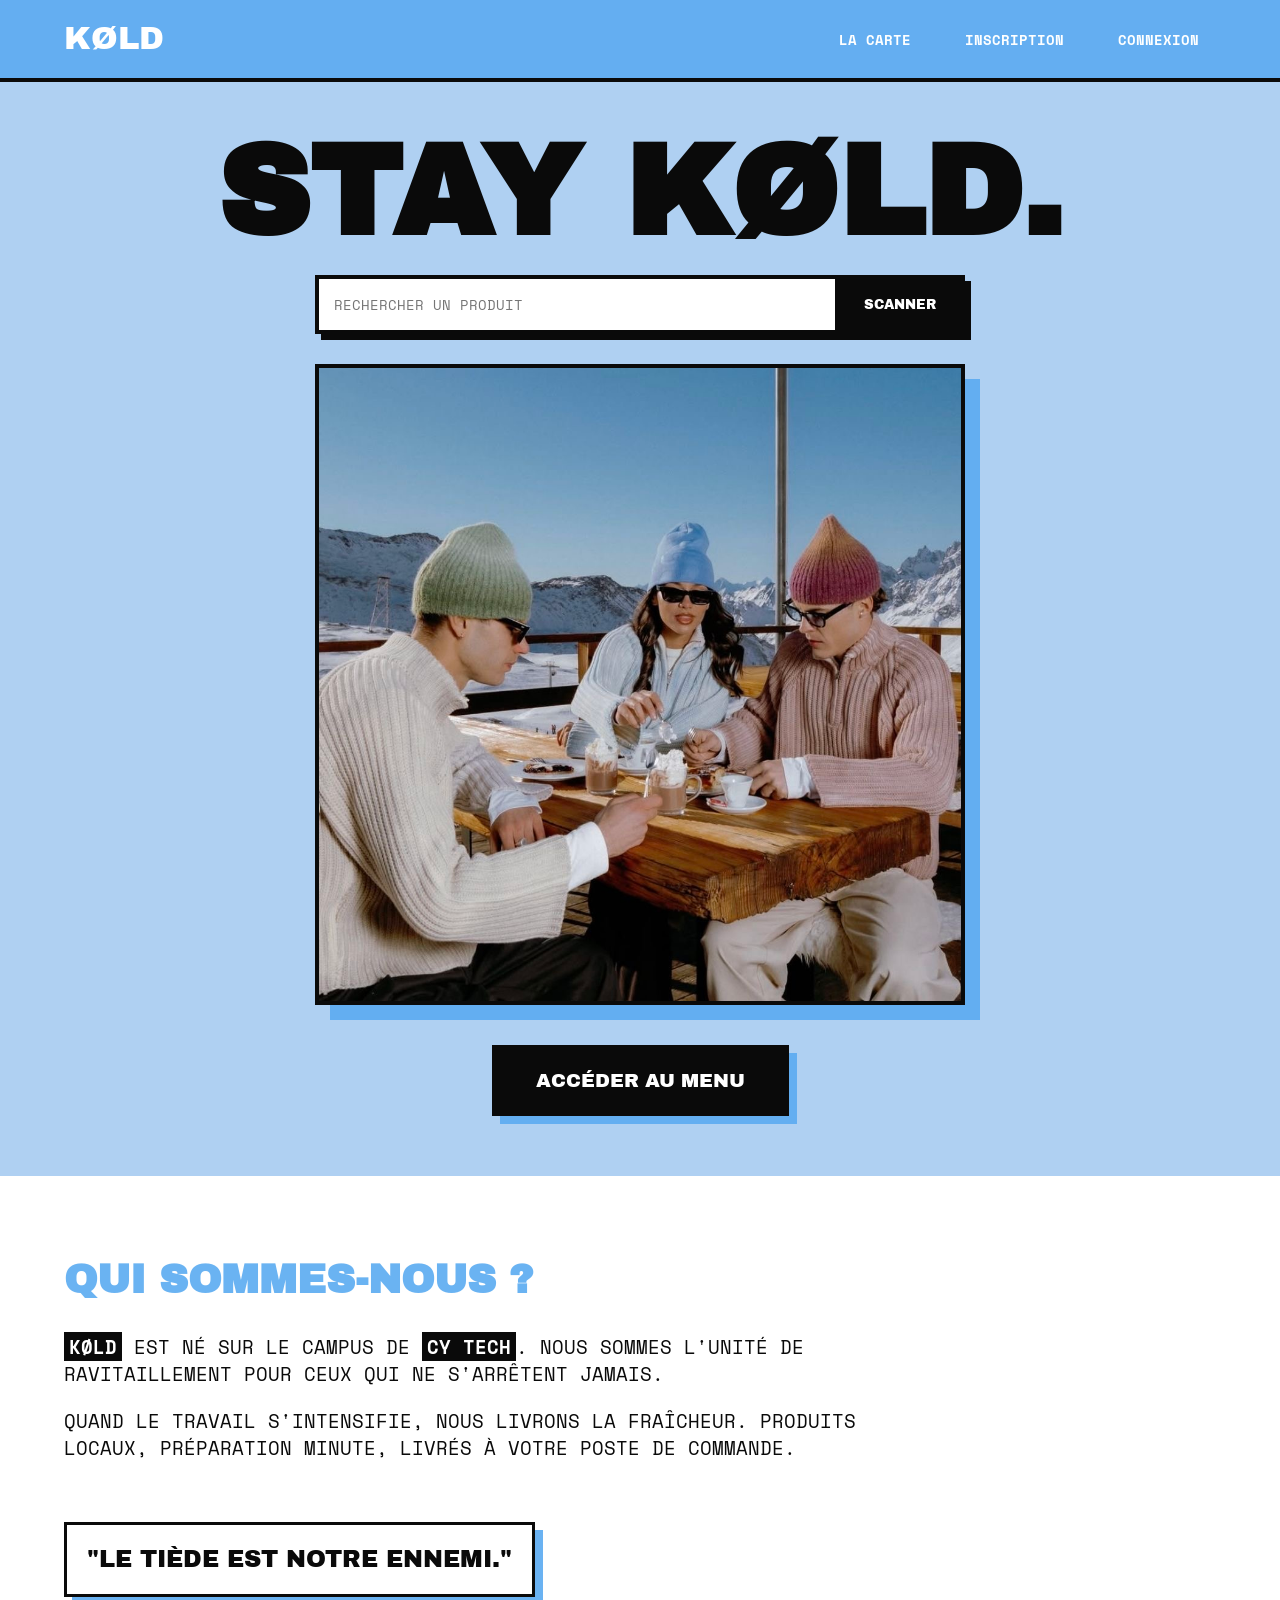
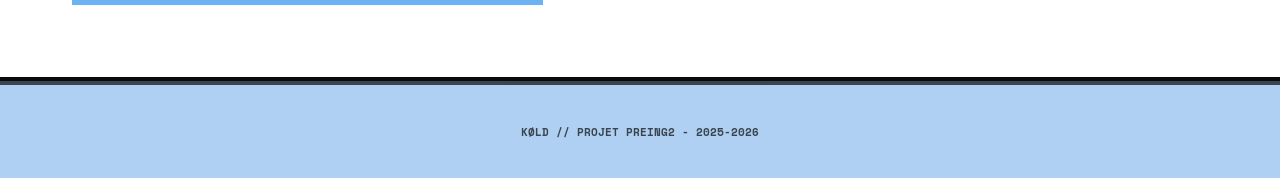
<file: accueil.html>
<!DOCTYPE html>
<html lang="fr">
<head>
    <meta charset="UTF-8">
    <meta name="viewport" content="width=device-width, initial-scale=1.0">
    <title>KØLD</title>
    <link href="https://fonts.googleapis.com/css2?family=Archivo+Black&family=Space+Mono:wght@400;700&display=swap" rel="stylesheet">
    <link rel="stylesheet" href="css/style.css">
</head>

<body class="kold-mode">

    <header class="main-header">
        <div class="logo">KØLD</div>
        <nav>
            <ul>
                <li><a href="presentation.html">La Carte</a></li>
                <li><a href="inscription.html">Inscription</a></li>
                <li><a href="login.html">Connexion</a></li>
            </ul>
        </nav>
    </header>

    <main>
        <section class="hero-brutal">
            <div class="hero-content">
                <h1 class="main-title">STAY KØLD.</h1>
                <div class="search-unit">

            
                <form class="search-form">
                    <input type="text" placeholder="RECHERCHER UN PRODUIT " class="search-input">
                    <button type="submit" class="search-submit">SCANNER</button>
                </form>
            </div>
                
                <div class="hero-frame">
                    <img src="images/IMG_2648.jpg" alt="Concept Kold" class="hero-image">
                </div>

                <div class="cta-group">
                    <a href="presentation.html" class="btn-brutal">ACCÉDER AU MENU</a>
                </div>
            </div>
        </section>

        </main>

        <section class="about-simple">
    <h2 class="section-title-simple">QUI SOMMES-NOUS ?</h2>
    <div class="about-content-simple">
        <p>
            <strong>KØLD</strong> EST NÉ SUR LE CAMPUS DE <strong>CY TECH</strong>. 
            NOUS SOMMES L'UNITÉ DE RAVITAILLEMENT POUR CEUX QUI NE S'ARRÊTENT JAMAIS.
        </p>
        <p>
            QUAND LE TRAVAIL S'INTENSIFIE, NOUS LIVRONS LA FRAÎCHEUR. 
            PRODUITS LOCAUX, PRÉPARATION MINUTE, LIVRÉS À VOTRE POSTE DE COMMANDE.
        </p>
        <div class="motto-simple">"LE TIÈDE EST NOTRE ENNEMI."</div>
    </div>
</section>

    


    <footer class="kold-footer">
        <p> KØLD // PROJET PREING2 - 2025-2026</p>
    </footer>

</body>
</html>
</file>
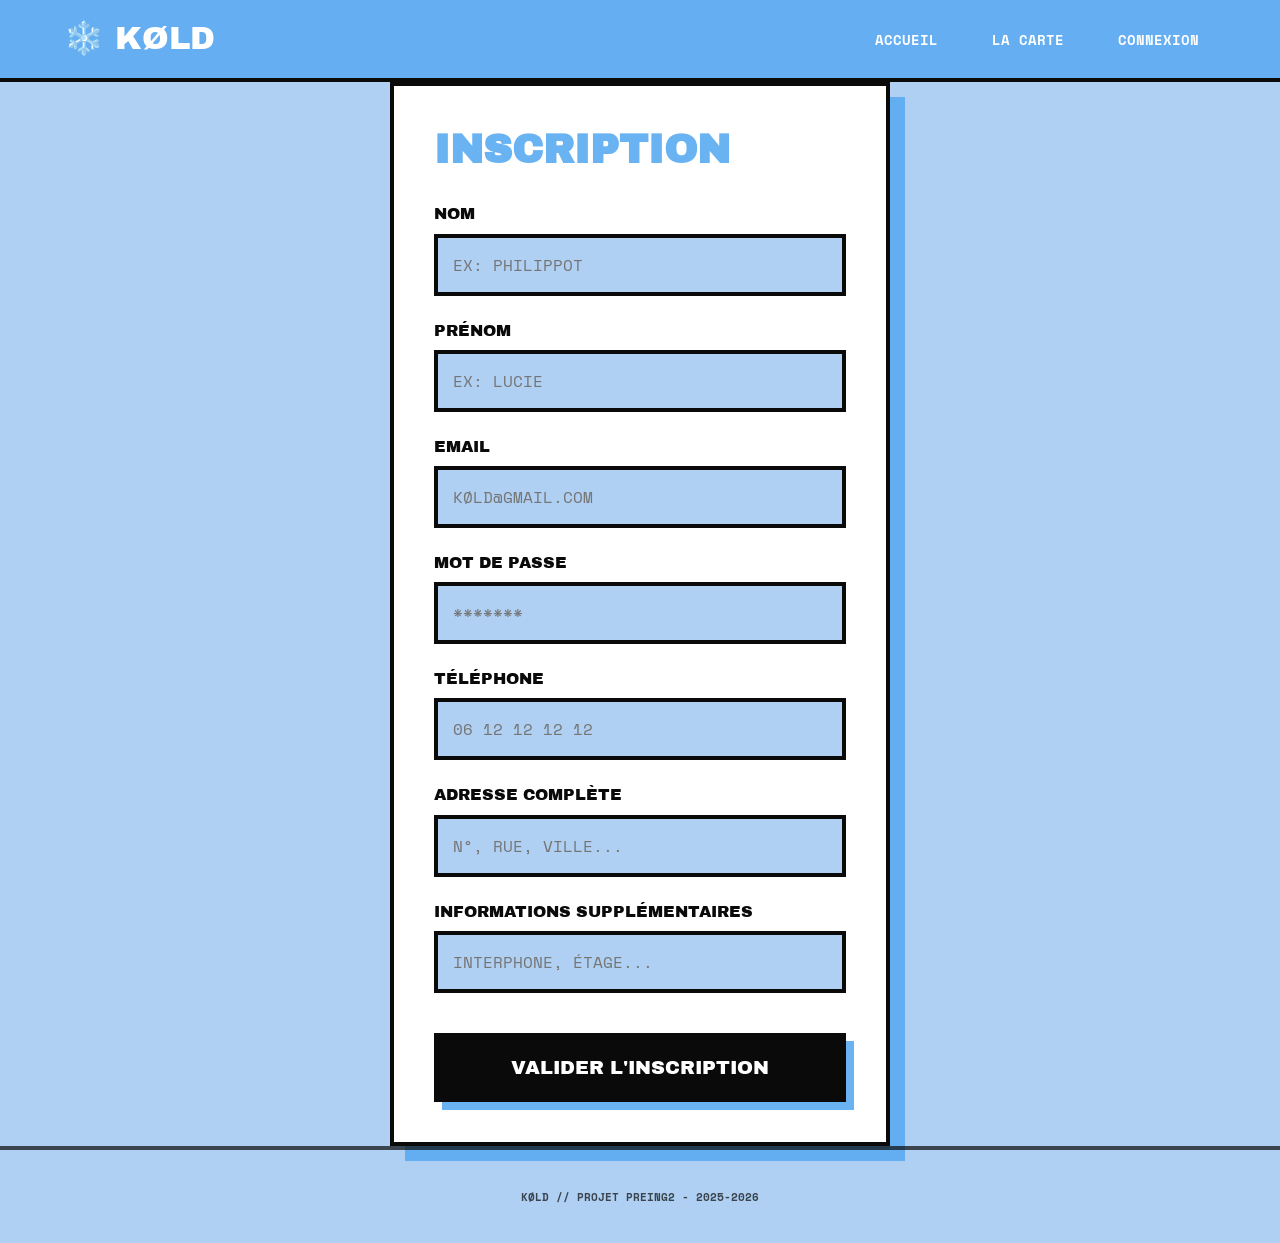
<file: inscription.html>
<!DOCTYPE html>
<html lang="fr">
<head>
    <meta charset="UTF-8">
    <meta name="viewport" content="width=device-width, initial-scale=1.0">
    <title>INSCRIPTION</title>
    <link rel="stylesheet" href="css/style.css">
    <link href="https://fonts.googleapis.com/css2?family=Archivo+Black&family=Space+Mono:wght@400;700&display=swap" rel="stylesheet">
</head>

<body class="kold-mode">

    <header class="main-header">
        <div class="logo">❄️ KØLD</div>
        <nav>
            <ul>
                <li><a href="accueil.html">Accueil</a></li>
                <li><a href="presentation.html">La Carte</a></li>
                <li><a href="login.html" class="nav-login">Connexion</a></li>
            </ul>
        </nav>
    </header>

    <main class="login-container">
        
        <div class="kold-form">
            <h2 class="section-title-simple">Inscription</h2>
            
            <form action="#" method="post">
                
                <div class="input-group">
                    <label class="label-tech" for="nom">Nom</label>
                    <div class="input-col">
                        <input type="text" id="nom" name="nom" placeholder="EX: PHILIPPOT" required>
                    </div>
                </div>

                <div class="input-group">
                    <label class="label-tech" for="nom">Prénom</label>
                    <div class="input-col">
                        <input type="text" id="nom" name="nom" placeholder="EX: LUCIE" required>
                    </div>
                </div>

                <div class="input-group">
                    <label class="label-tech" for="email">Email</label>
                    <div class="input-col">
                        <input type="email" id="email" name="email" placeholder="KØLD@GMAIL.COM" required>
                    </div>
                </div>

                <div class="input-group">
                    <label class="label-tech" for="password">Mot de passe</label>
                    <div class="input-col">
                        <input type="password" id="password" name="password" placeholder="*******" required>
                    </div>
                </div>

                <div class="input-group">
                    <label class="label-tech" for="telephone">Téléphone</label>
                    <div class="input-col">
                        <input type="tel" id="telephone" name="telephone" placeholder="06 12 12 12 12" pattern="[0-9]{10}" required>
                    </div>
                </div>

                <div class="input-group">
                    <label class="label-tech" for="adresse">Adresse complète</label>
                    <div class="input-col">
                        <input type="text" id="adresse" name="adresse" placeholder="N°, RUE, VILLE..." required>
                    </div>
                </div>

                <div class="input-group">
                    <label class="label-tech" for="infos">Informations supplémentaires</label>
                    <div class="input-col">
                        <input type="text" id="infos" name="infos" placeholder="INTERPHONE, ÉTAGE...">
                    </div>
                </div>

                <div class="button-row">
                    <button type="submit" class="btn-login">VALIDER L'INSCRIPTION</button>
                </div>

            </form>
        </div>
    </main>

    <footer class="kold-footer">
        <p> KØLD // PROJET PREING2 - 2025-2026</p>
    </footer>

</body>
</html>
</file>
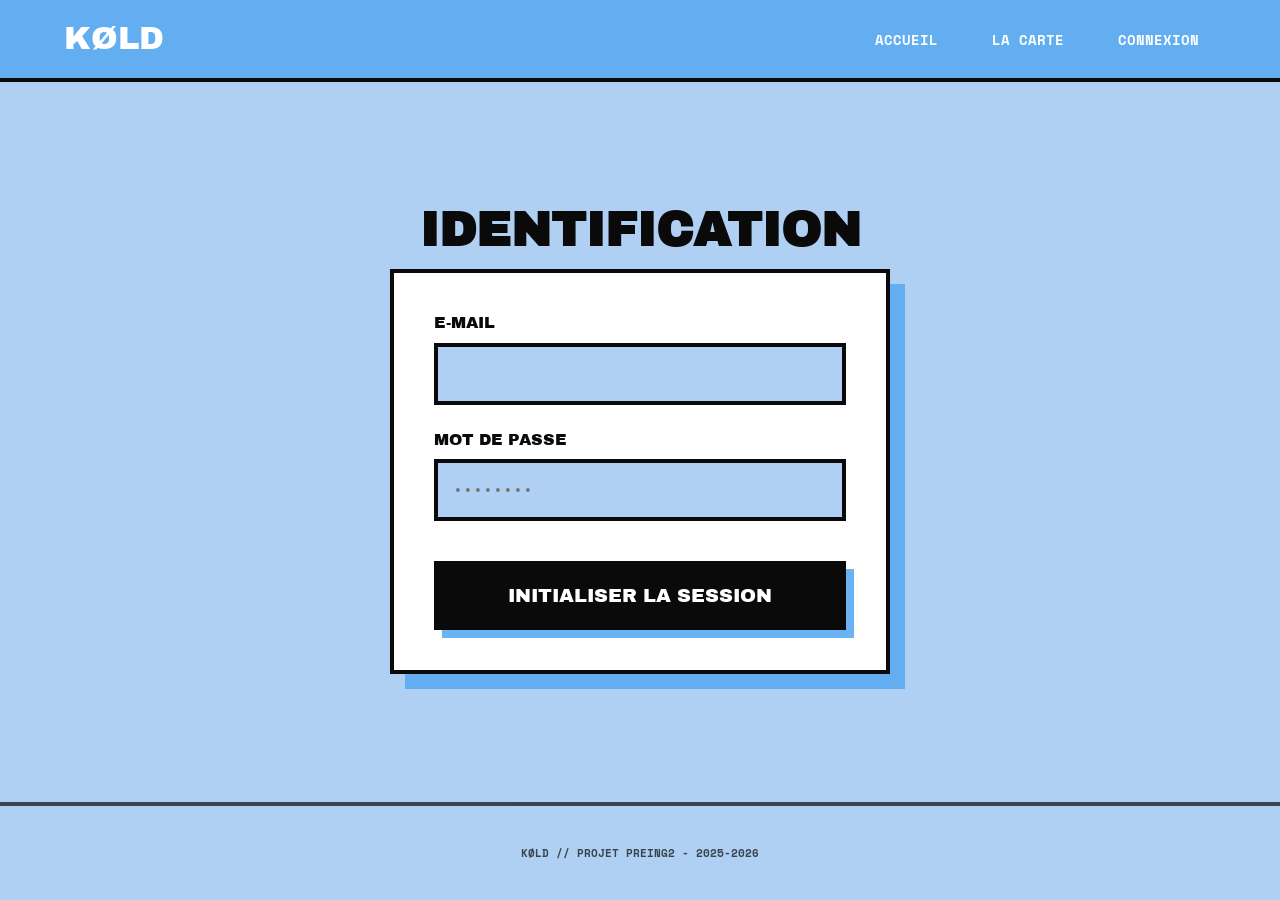
<file: login.html>
<!DOCTYPE html>
<html lang="fr">
<head>
    <meta charset="UTF-8">
    <meta name="viewport" content="width=device-width, initial-scale=1.0">
    <title>KØLD </title>
    <link rel="stylesheet" href="css/style.css">
    <link href="https://fonts.googleapis.com/css2?family=Archivo+Black&family=Space+Mono:wght@400;700&display=swap" rel="stylesheet">
</head>

<body class="kold-mode connexion-page">

    <header class="main-header">
        <div class="logo">KØLD</div>
        <nav>
            <ul>
                <li><a href="accueil.html">Accueil</a></li>
                <li><a href="presentation.html">La Carte</a></li>
                <li><a href="#" class="nav-login active">CONNEXION</a></li>
            </ul>
        </nav>
    </header>

    <main class="login-container">
        <h1 class="main-title" style="font-size: 3rem; margin-bottom: 20px;">IDENTIFICATION</h1>
        
        <form class="kold-form">
        
            
            <div class="email-row input-group">
                <div class="email-col label-tech">E-MAIL</div>
                <div class="input-col">
                    <input type="text" name="email" placeholder="">
                </div>
            </div>

            <div class="password-row input-group">
                <div class="password-col label-tech">MOT DE PASSE</div>
                <div class="input-col">
                    <input type="password" name="password" placeholder="••••••••">
                </div>
            </div>

            <div class="button-row">
                <button type="submit" class="btn-login">INITIALISER LA SESSION</button>
            </div>
        </form>
    </main>

    <footer class="kold-footer">
        <p> KØLD // PROJET PREING2 - 2025-2026</p>
    </footer>

</body>
</html>
</file>
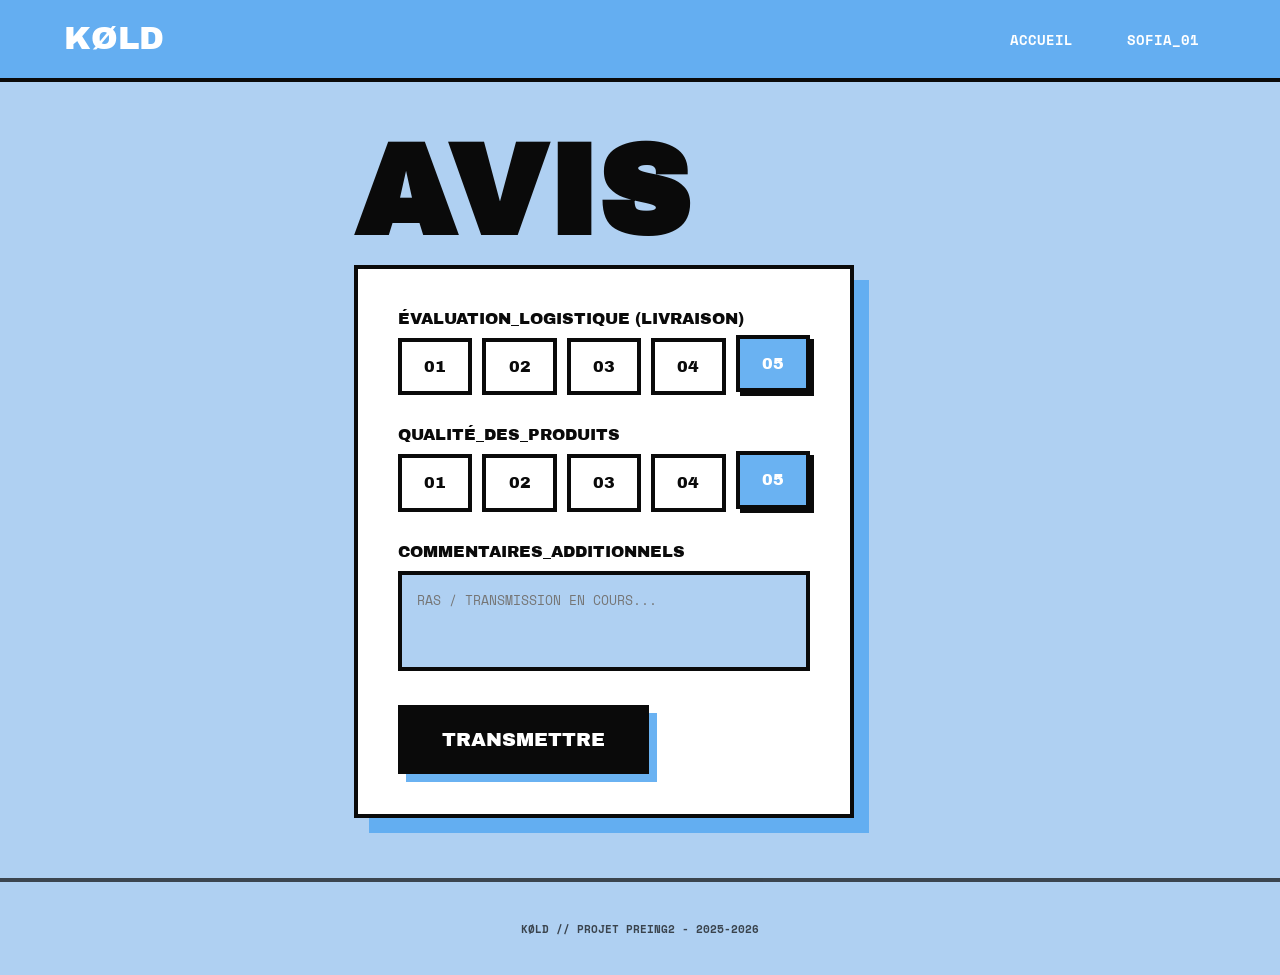
<file: notation.html>
<!DOCTYPE html>
<html lang="fr">
<head>
    <meta charset="UTF-8">
    <title>KØLD | QUALITY_CONTROL</title>
    <link rel="stylesheet" href="css/style.css">
    <link href="https://fonts.googleapis.com/css2?family=Archivo+Black&family=Space+Mono:wght@400;700&display=swap" rel="stylesheet">
</head>
<body class="kold-mode">

    <header class="main-header">
        <div class="logo">KØLD</div>
        <nav>
            <ul>
                <li><a href="accueil.html">Accueil</a></li>
                <li><a href="profil.html" class="nav-login">SOFIA_01</a></li>
            </ul>
        </nav>
    </header>

    <main class="notation-container">
        <h1 class="main-title">AVIS</h1>

        <form class="kold-form">
            <div class="rating-section">
                <label class="label-tech">ÉVALUATION_LOGISTIQUE (LIVRAISON)</label>
                <div class="rating-grid">
                    <label class="rate-box"><input type="radio" name="delivery" value="1"><span>01</span></label>
                    <label class="rate-box"><input type="radio" name="delivery" value="2"><span>02</span></label>
                    <label class="rate-box"><input type="radio" name="delivery" value="3"><span>03</span></label>
                    <label class="rate-box"><input type="radio" name="delivery" value="4"><span>04</span></label>
                    <label class="rate-box"><input type="radio" name="delivery" value="5" checked><span>05</span></label>
                </div>
            </div>

            <div class="rating-section" style="margin-top: 30px;">
                <label class="label-tech">QUALITÉ_DES_PRODUITS</label>
                <div class="rating-grid">
                    <label class="rate-box"><input type="radio" name="product" value="1"><span>01</span></label>
                    <label class="rate-box"><input type="radio" name="product" value="2"><span>02</span></label>
                    <label class="rate-box"><input type="radio" name="product" value="3"><span>03</span></label>
                    <label class="rate-box"><input type="radio" name="product" value="4"><span>04</span></label>
                    <label class="rate-box"><input type="radio" name="product" value="5" checked><span>05</span></label>
                </div>
            </div>

            <div class="rating-section" style="margin-top: 30px;">
                <label class="label-tech">COMMENTAIRES_ADDITIONNELS</label>
                <textarea class="kold-textarea" placeholder="RAS / TRANSMISSION EN COURS..."></textarea>
            </div>

            <button type="submit" class="btn-brutal btn-full" style="margin-top: 30px;">TRANSMETTRE </button>
        </form>
    </main>

    <footer class="kold-footer">
        <p> KØLD // PROJET PREING2 - 2025-2026</p>
    </footer>

</body>
</html>
</file>
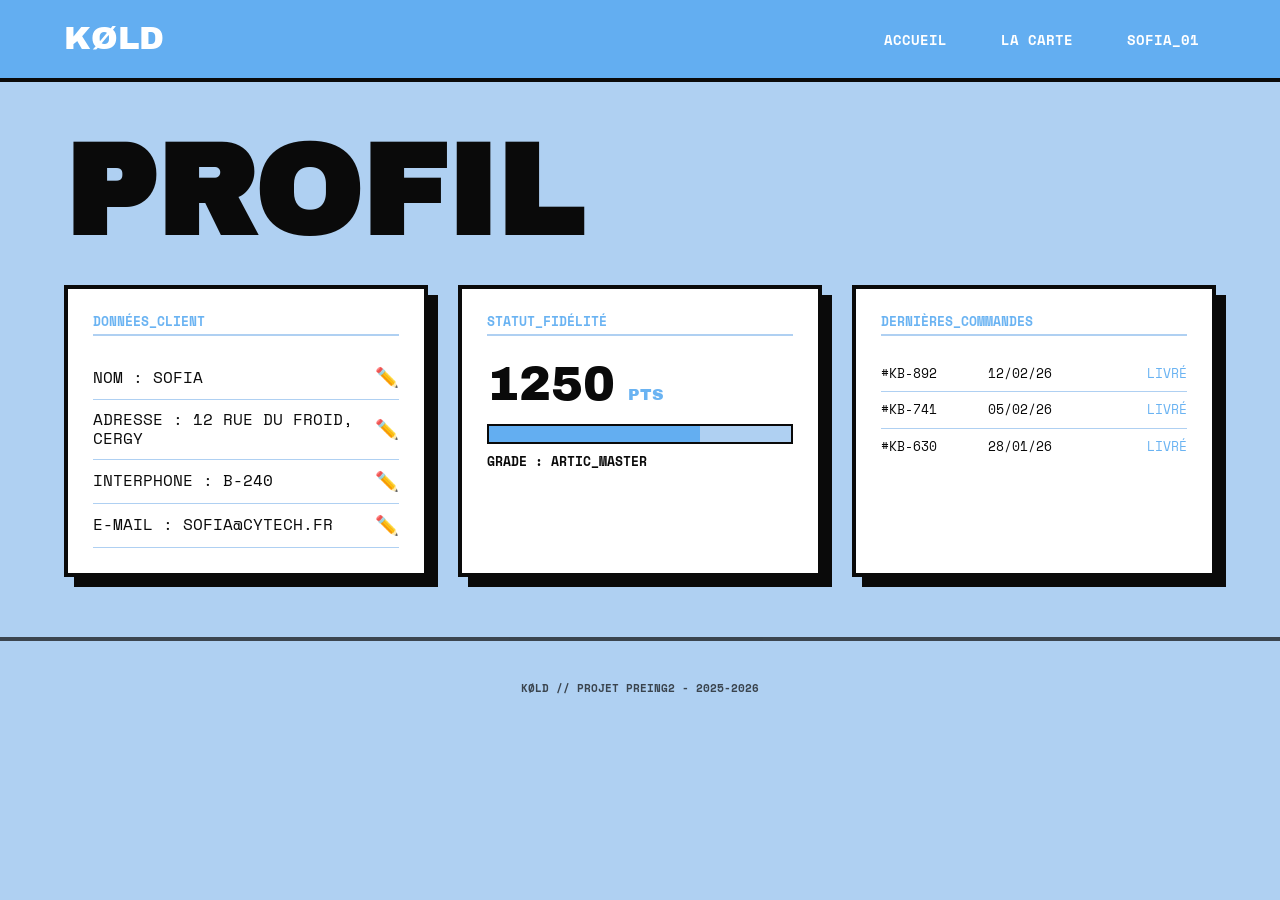
<file: profil.html>
<!DOCTYPE html>
<html lang="fr">
<head>
    <meta charset="UTF-8">
    <meta name="viewport" content="width=device-width, initial-scale=1.0">
    <title>KØLD | PROFIL_UNIT</title>
    <link rel="stylesheet" href="css/style.css">
    <link href="https://fonts.googleapis.com/css2?family=Archivo+Black&family=Space+Mono:wght@400;700&display=swap" rel="stylesheet">
</head>

<body class="kold-mode">

    <header class="main-header">
        <div class="logo">KØLD</div>
        <nav>
            <ul>
                <li><a href="accueil.html">Accueil</a></li>
                <li><a href="presentation.html">La Carte</a></li>
                <li><a href="profil.html" class="nav-login">SOFIA_01</a></li>
            </ul>
        </nav>
    </header>

    <main class="profil-container">
        <h1 class="main-title">PROFIL</h1>

        <div class="profil-grid">
            
            <section class="profil-box">
                <div class="box-header">DONNÉES_CLIENT</div>
                
                <div class="info-item">
                    <span>NOM : SOFIA</span>
                    <button class="edit-btn">✏️</button>
                </div>

                <div class="info-item">
                    <span>ADRESSE : 12 RUE DU FROID, CERGY</span>
                    <button class="edit-btn">✏️</button>
                </div>

                <div class="info-item">
                    <span>INTERPHONE : B-240</span>
                    <button class="edit-btn">✏️</button>
                </div>

                <div class="info-item">
                    <span>E-MAIL : SOFIA@CYTECH.FR</span>
                    <button class="edit-btn">✏️</button>
                </div>
            </section>

            <section class="profil-box">
                <div class="box-header">STATUT_FIDÉLITÉ</div>
                <div class="points-display">
                    <span style="font-family: 'Archivo Black'; font-size: 3rem;">1250</span>
                    <span style="font-size: 1rem; color: var(--accent);">PTS</span>
                </div>
                <div class="fidelity-bar" style="height: 20px; background: var(--bg); border: 2px solid var(--text); margin-top: 10px;">
                    <div class="progress" style="width: 70%; height: 100%; background: var(--accent);"></div>
                </div>
                <p style="margin-top: 10px; font-size: 0.8rem; font-weight: bold;">GRADE : ARTIC_MASTER</p>
            </section>

            <section class="profil-box">
                <div class="box-header">DERNIÈRES_COMMANDES</div>
                <table style="width: 100%; font-size: 0.8rem; border-collapse: collapse;">
                    <tr style="border-bottom: 1px solid var(--bg);">
                        <td style="padding: 10px 0;">#KB-892</td>
                        <td>12/02/26</td>
                        <td style="text-align: right; color: var(--accent);">LIVRÉ</td>
                    </tr>
                    <tr style="border-bottom: 1px solid var(--bg);">
                        <td style="padding: 10px 0;">#KB-741</td>
                        <td>05/02/26</td>
                        <td style="text-align: right; color: var(--accent);">LIVRÉ</td>
                    </tr>
                    <tr>
                        <td style="padding: 10px 0;">#KB-630</td>
                        <td>28/01/26</td>
                        <td style="text-align: right; color: var(--accent);">LIVRÉ</td>
                    </tr>
                </table>
            </section>

        </div>
    </main>

    <footer class="kold-footer">
        <p> KØLD // PROJET PREING2 - 2025-2026</p>
    </footer>

</body>
</html>
</file>
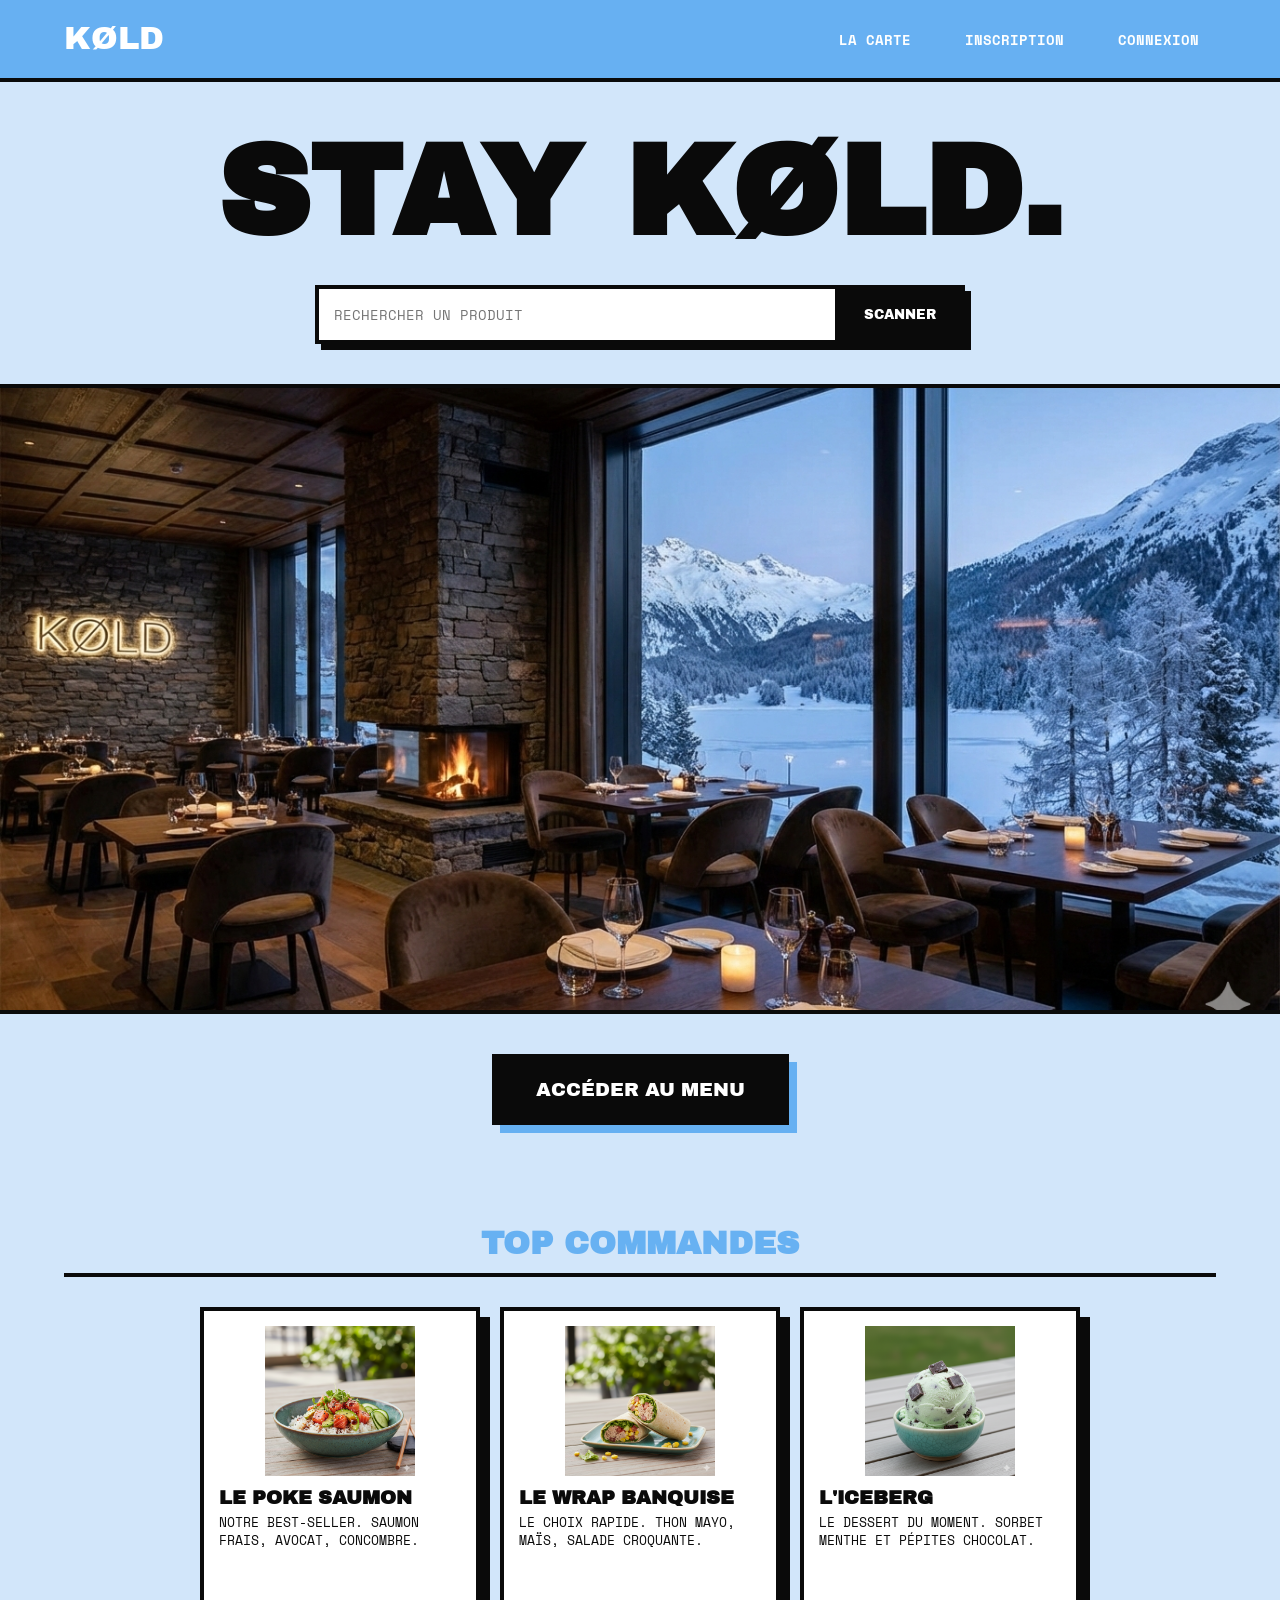
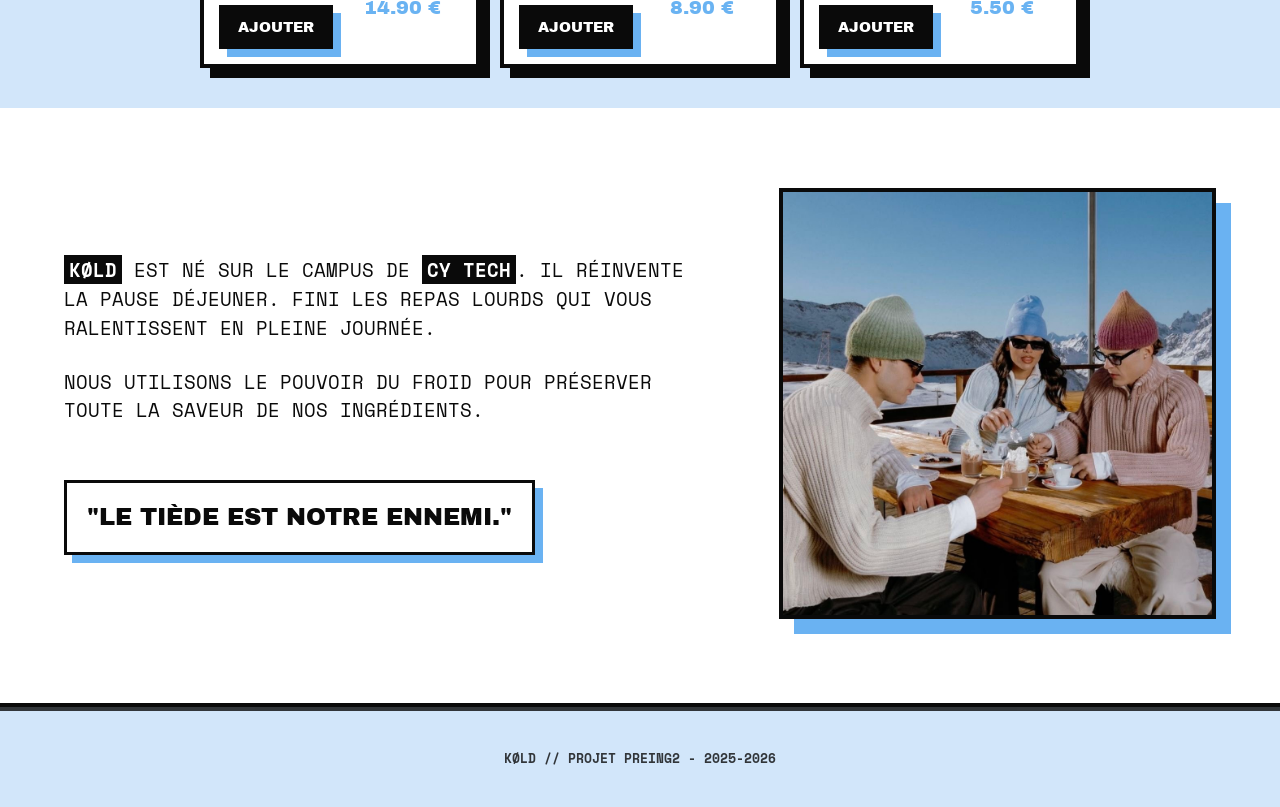
<file: src/accueil.html>
<!DOCTYPE html>
<html lang="fr">

<head>
    <meta charset="UTF-8">
    <meta name="viewport" content="width=device-width, initial-scale=1.0">
    <title>KØLD</title>
    <link href="https://fonts.googleapis.com/css2?family=Archivo+Black&family=Space+Mono:wght@400;700&display=swap"
        rel="stylesheet">
    <link rel="stylesheet" href="style.css">
</head>

<body class="kold-mode">

    <header class="main-header">
        <div class="logo">KØLD</div>
        <nav>
            <ul>
                <li><a href="presentation.html">La Carte</a></li>
                <li><a href="inscription.html">Inscription</a></li>
                <li><a href="login.html">Connexion</a></li>
            </ul>
        </nav>
    </header>

    <main>
        <section class="hero-brutal">
            <div class="hero-content">
                <h1 class="main-title">STAY KØLD.</h1>
                <div class="search-unit">


                    <form class="search-form">
                        <input type="text" placeholder="RECHERCHER UN PRODUIT " class="search-input">
                        <button type="submit" class="search-submit">SCANNER</button>
                    </form>
                </div>

                <div class="hero-banner"></div>


                <div class="cta-group">
                    <a href="presentation.html" class="btn-brutal">ACCÉDER AU MENU</a>
                </div>
            </div>
        </section>
<section class="menu-category" style="padding: 40px 5%; margin: 0 auto;">
    <h2 class="category-title" style="text-align: center; display: block; font-size: 2rem; margin-bottom: 30px;">TOP COMMANDES</h2>
    
    <div style="display: flex; flex-wrap: wrap; justify-content: center; gap: 20px;">
        
        <div class="product-card" style="width: 280px; padding: 15px;">
            <img src="../images/poke_saumon.png" alt="Le Poke Saumon" class="product-image" style="width: 100%; height: 150px; object-fit: contain; margin-bottom: 10px; border: none;">
            <h3 class="product-name" style="font-size: 1.2rem; margin-bottom: 5px;">Le Poke Saumon</h3>
            <p class="product-desc" style="font-size: 0.8rem; margin-bottom: 15px;">Notre best-seller. Saumon frais, avocat, concombre.</p>
            <div class="product-action">
                <button class="btn-brutal btn-small" style="padding: 10px 15px; font-size: 0.9rem;">AJOUTER</button>
                <span class="product-price" style="font-size: 1.2rem;">14.90 €</span>
            </div>
        </div>

        <div class="product-card" style="width: 280px; padding: 15px;">
            <img src="../images/wrap_banquise.png" alt="Le Wrap Banquise" class="product-image" style="width: 100%; height: 150px; object-fit: contain; margin-bottom: 10px; border: none;">
            <h3 class="product-name" style="font-size: 1.2rem; margin-bottom: 5px;">Le Wrap Banquise</h3>
            <p class="product-desc" style="font-size: 0.8rem; margin-bottom: 15px;">Le choix rapide. Thon mayo, maïs, salade croquante.</p>
            <div class="product-action">
                <button class="btn-brutal btn-small" style="padding: 10px 15px; font-size: 0.9rem;">AJOUTER</button>
                <span class="product-price" style="font-size: 1.2rem;">8.90 €</span>
            </div>
        </div>

        <div class="product-card" style="width: 280px; padding: 15px;">
            <img src="../images/iceberg.png" alt="Le Spécial Iceberg" class="product-image" style="width: 100%; height: 150px; object-fit: contain; margin-bottom: 10px; border: none;">
            <h3 class="product-name" style="font-size: 1.2rem; margin-bottom: 5px;">L'Iceberg</h3>
            <p class="product-desc" style="font-size: 0.8rem; margin-bottom: 15px;">Le dessert du moment. Sorbet menthe et pépites chocolat.</p>
            <div class="product-action">
                <button class="btn-brutal btn-small" style="padding: 10px 15px; font-size: 0.9rem;">AJOUTER</button>
                <span class="product-price" style="font-size: 1.2rem;">5.50 €</span>
            </div>
        </div>

    </div>
</section>
    </main>

   <section class="about-simple">
    <div class="about-content-simple">
        
        <div class="about-text">
    <p>
        <strong>KØLD</strong> EST NÉ SUR LE CAMPUS DE <strong>CY TECH</strong>.
        IL RÉINVENTE LA PAUSE DÉJEUNER. FINI LES REPAS LOURDS QUI VOUS RALENTISSENT EN PLEINE JOURNÉE.
    </p>
    <p>
        NOUS UTILISONS LE POUVOIR DU FROID POUR PRÉSERVER TOUTE LA SAVEUR DE NOS INGRÉDIENTS.
    </p>
    <div class="motto-simple">"LE TIÈDE EST NOTRE ENNEMI."</div>
</div>

        <div class="about-image">
            <img src="../images/IMG_2648.jpg" alt="KOLD Team ">
        </div>

    </div>
</section>




    <footer class="kold-footer">
        <p> KØLD // PROJET PREING2 - 2025-2026</p>
    </footer>

</body>

</html>
</file>
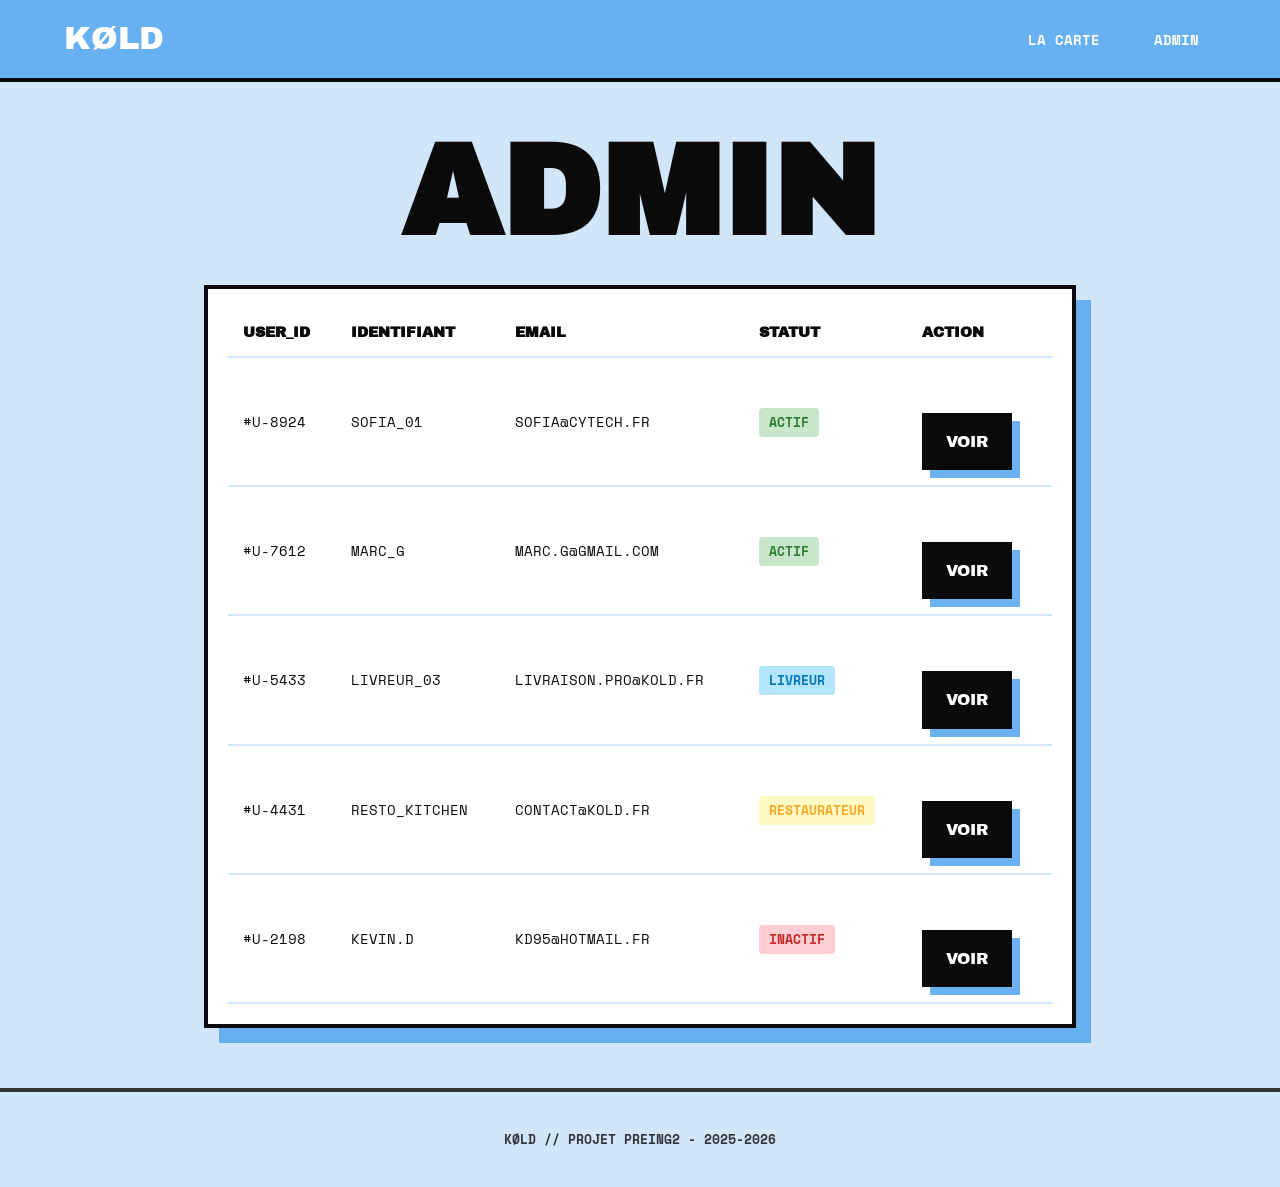
<file: src/admin.html>
<!DOCTYPE html>
<html lang="fr">

<head>
    <meta charset="UTF-8">
    <meta name="viewport" content="width=device-width, initial-scale=1.0">
    <title>KØLD | ADMIN</title>
    <link rel="stylesheet" href="style.css">
    <link href="https://fonts.googleapis.com/css2?family=Archivo+Black&family=Space+Mono:wght@400;700&display=swap"
        rel="stylesheet">
</head>

<body class="kold-mode">

    <header class="main-header">
         <div class="logo">
            <a href="accueil.html" style="text-decoration: none; color: inherit;">KØLD</a>
        </div>
        <nav>
            <ul>
                <li><a href="presentation.html">La Carte</a></li>
                <li><a href="#" class="nav-login">ADMIN</a></li>
            </ul>
        </nav>
    </header>

    <main class="admin-container">
        <h1 class="main-title">ADMIN</h1>

        <div class="admin-table-wrapper">
            <table class="admin-table">
                <thead>
                    <tr>
                        <th>USER_ID</th>
                        <th>IDENTIFIANT</th>
                        <th>EMAIL</th>
                        <th>STATUT</th>
                        <th>ACTION</th>
                    </tr>
                </thead>
                <tbody>
                    <tr>
                        <td>#U-8924</td>
                        <td>SOFIA_01</td>
                        <td>SOFIA@CYTECH.FR</td>
                        <td><span class="status-chip status-active">ACTIF</span></td>
                        <td><a href="profil.html" class="btn-brutal btn-small">VOIR</a></td>
                    </tr>
                    <tr>
                        <td>#U-7612</td>
                        <td>MARC_G</td>
                        <td>MARC.G@GMAIL.COM</td>
                        <td><span class="status-chip status-active">ACTIF</span></td>
                        <td><a href="#" class="btn-brutal btn-small">VOIR</a></td>
                    </tr>
                    <tr>
                        <td>#U-5433</td>
                        <td>LIVREUR_03</td>
                        <td>LIVRAISON.PRO@KOLD.FR</td>
                        <td><span class="status-chip status-delivery">LIVREUR</span></td>
                        <td><a href="#" class="btn-brutal btn-small">VOIR</a></td>
                    </tr>
                     <tr>
                        <td>#U-4431</td>
                        <td>RESTO_KITCHEN</td>
                        <td>CONTACT@KOLD.FR</td>
                        <td><span class="status-chip status-resto">RESTAURATEUR</span></td>
                        <td><a href="#" class="btn-brutal btn-small">VOIR</a></td>
                    </tr>
                    <tr>
                        <td>#U-2198</td>
                        <td>KEVIN.D</td>
                        <td>KD95@HOTMAIL.FR</td>
                        <td><span class="status-chip status-inactive">INACTIF</span></td>
                        <td><a href="#" class="btn-brutal btn-small">VOIR</a></td>
                    </tr>
                </tbody>
            </table>
        </div>
    </main>

    <footer class="kold-footer">
        <p> KØLD // PROJET PREING2 - 2025-2026</p>
    </footer>

</body>

</html>
</file>
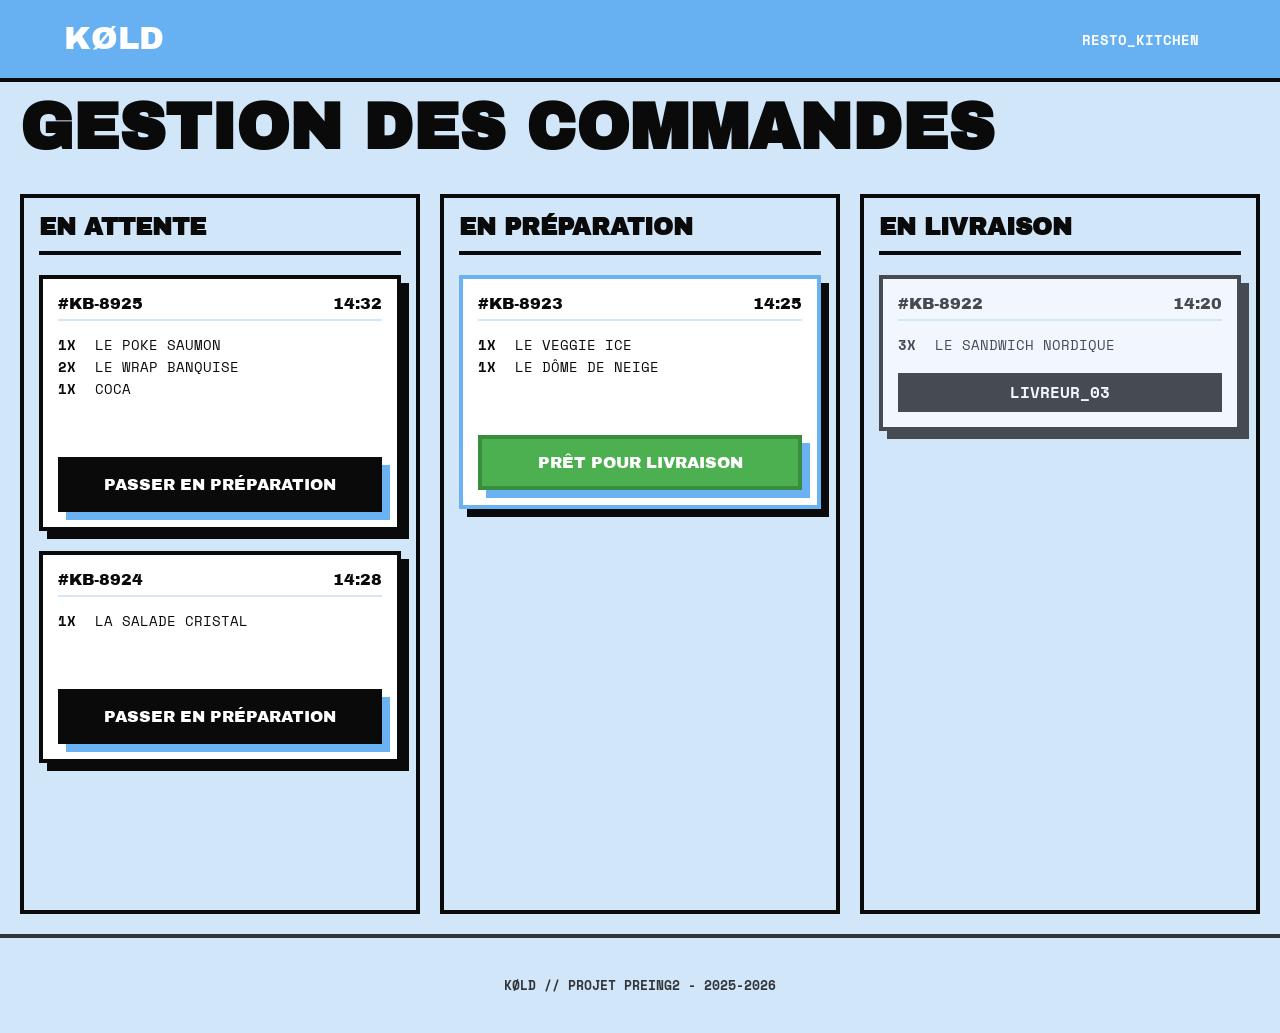
<file: src/commande.html>
<!DOCTYPE html>
<html lang="fr">

<head>
    <meta charset="UTF-8">
    <meta name="viewport" content="width=device-width, initial-scale=1.0">
    <title>KØLD | GESTION COMMANDES</title>
    <link rel="stylesheet" href="style.css">
    <link href="https://fonts.googleapis.com/css2?family=Archivo+Black&family=Space+Mono:wght@400;700&display=swap"
        rel="stylesheet">
</head>

<body class="kold-mode">

    <header class="main-header">
        <div class="logo">KØLD</div>
        <nav>
            <ul>
                <li><a href="#" class="nav-login">RESTO_KITCHEN</a></li>
            </ul>
        </nav>
    </header>

    <main class="commande-container">
        <h1 class="main-title" style="font-size: 4rem;">GESTION DES COMMANDES</h1>

        <div class="commande-grid">
            <section class="commande-column">
                <h2 class="column-title">EN ATTENTE</h2>

                <div class="order-card">
                    <div class="order-header">
                        <span class="order-id">#KB-8925</span>
                        <span class="order-time">14:32</span>
                    </div>
                    <ul class="order-items">
                        <li><span>1x</span> Le Poke Saumon</li>
                        <li><span>2x</span> Le Wrap Banquise</li>
                        <li><span>1x</span> Coca</li>
                    </ul>
                    <button class="btn-brutal btn-full">PASSER EN PRÉPARATION</button>
                </div>

                <div class="order-card">
                    <div class="order-header">
                        <span class="order-id">#KB-8924</span>
                        <span class="order-time">14:28</span>
                    </div>
                    <ul class="order-items">
                        <li><span>1x</span> La Salade Cristal</li>
                    </ul>
                    <button class="btn-brutal btn-full">PASSER EN PRÉPARATION</button>
                </div>

            </section>

            <section class="commande-column">
                <h2 class="column-title">EN PRÉPARATION</h2>

                <div class="order-card order-in-progress">
                    <div class="order-header">
                        <span class="order-id">#KB-8923</span>
                        <span class="order-time">14:25</span>
                    </div>
                    <ul class="order-items">
                        <li><span>1x</span> Le Veggie Ice</li>
                        <li><span>1x</span> Le Dôme de Neige</li>
                    </ul>
                    <button class="btn-brutal btn-full btn-ready">PRÊT POUR LIVRAISON</button>
                </div>

            </section>

            <section class="commande-column">
                <h2 class="column-title">EN LIVRAISON</h2>

                <div class="order-card order-in-delivery">
                    <div class="order-header">
                        <span class="order-id">#KB-8922</span>
                        <span class="order-time">14:20</span>
                    </div>
                    <ul class="order-items">
                        <li><span>3x</span> Le Sandwich Nordique</li>
                    </ul>
                    <div class="delivery-status">LIVREUR_03</div>
                </div>

            </section>
        </div>
    </main>

    <footer class="kold-footer">
        <p> KØLD // PROJET PREING2 - 2025-2026</p>
    </footer>

</body>

</html>
</file>
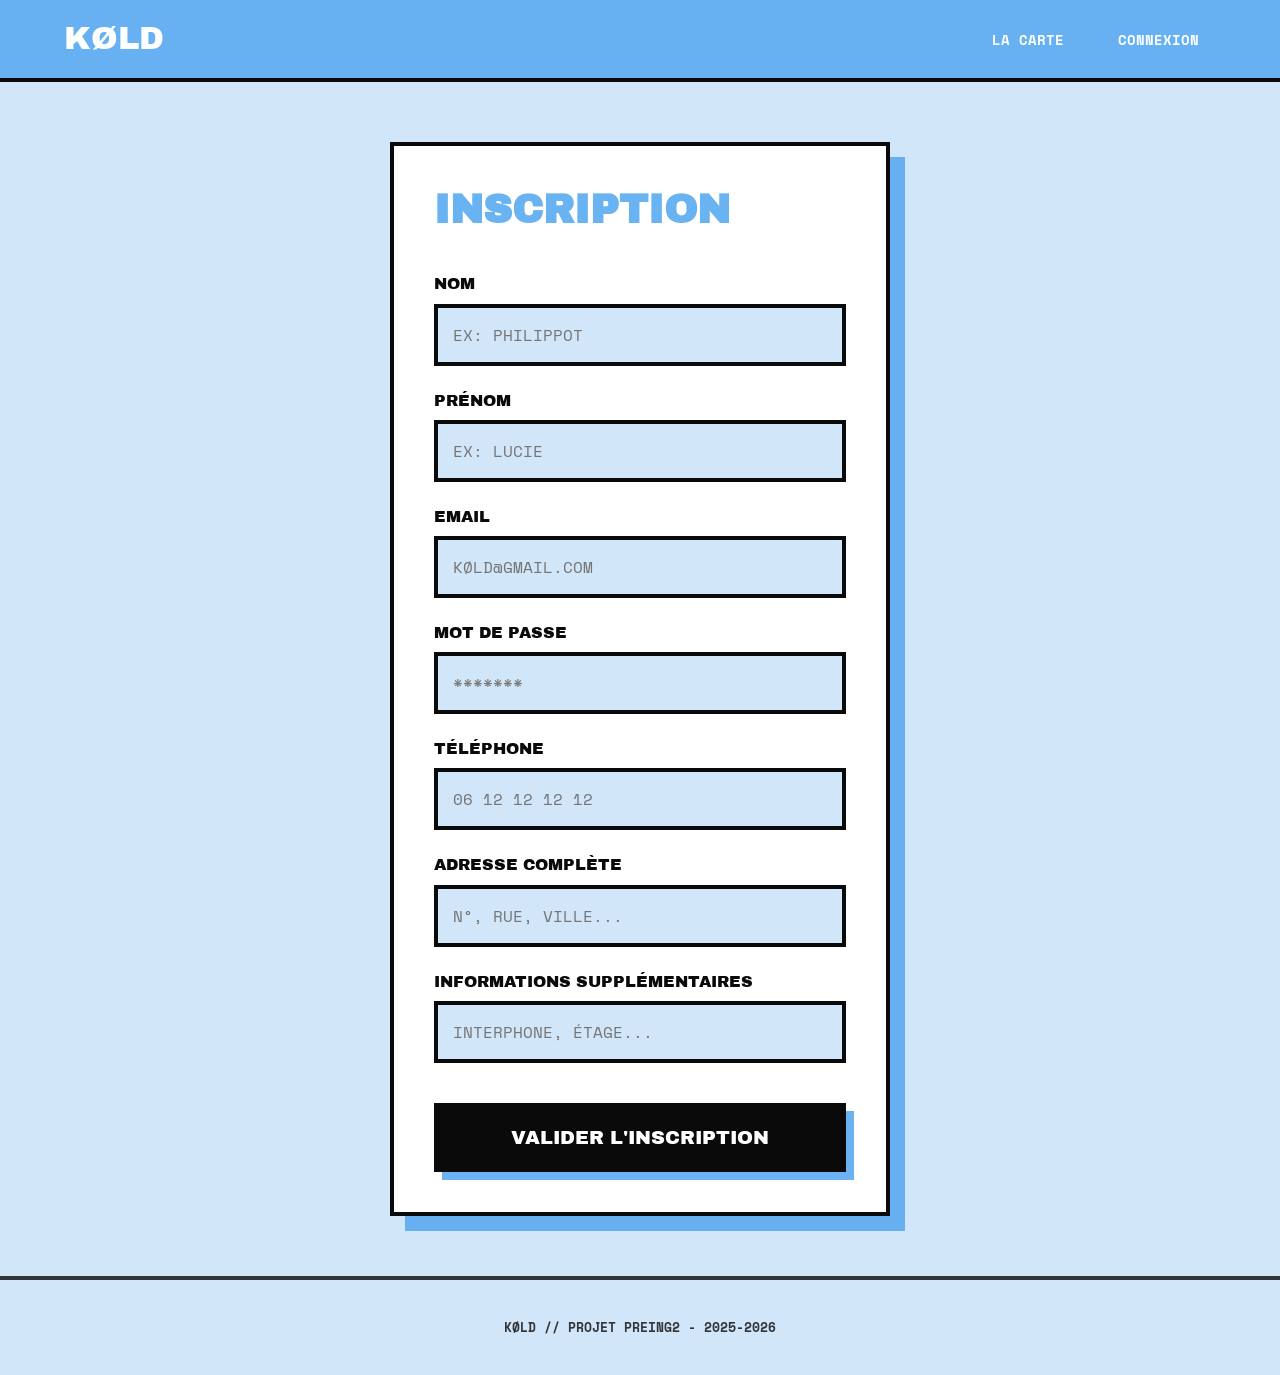
<file: src/inscription.html>
<!DOCTYPE html>
<html lang="fr">

<head>
    <meta charset="UTF-8">
    <meta name="viewport" content="width=device-width, initial-scale=1.0">
    <title>INSCRIPTION</title>
    <link rel="stylesheet" href="style.css">
    <link href="https://fonts.googleapis.com/css2?family=Archivo+Black&family=Space+Mono:wght@400;700&display=swap"
        rel="stylesheet">
</head>

<body class="kold-mode">

    <header class="main-header">
        <div class="logo">
            <a href="accueil.html" style="text-decoration: none; color: inherit;">KØLD</a>
        </div>
        <nav>
            <ul>
                
                <li><a href="presentation.html">La Carte</a></li>
                <li><a href="login.html" class="nav-login">Connexion</a></li>
            </ul>
        </nav>
    </header>

    <main class="login-container">

        <div class="kold-form">
            <h2 class="section-title-simple">Inscription</h2>

            <form action="#" method="post">

                <div class="input-group">
                    <label class="label-tech" for="nom">Nom</label>
                    <div class="input-col">
                        <input type="text" id="nom" name="nom" placeholder="EX: PHILIPPOT" required>
                    </div>
                </div>

                <div class="input-group">
                    <label class="label-tech" for="prenom">Prénom</label>
                    <div class="input-col">
                        <input type="text" id="prenom" name="prenom" placeholder="EX: LUCIE" required>
                    </div>
                </div>

                <div class="input-group">
                    <label class="label-tech" for="email">Email</label>
                    <div class="input-col">
                        <input type="email" id="email" name="email" placeholder="KØLD@GMAIL.COM" required>
                    </div>
                </div>

                <div class="input-group">
                    <label class="label-tech" for="password">Mot de passe</label>
                    <div class="input-col">
                        <input type="password" id="password" name="password" placeholder="*******" required>
                    </div>
                </div>

                <div class="input-group">
                    <label class="label-tech" for="telephone">Téléphone</label>
                    <div class="input-col">
                        <input type="tel" id="telephone" name="telephone" placeholder="06 12 12 12 12"
                            pattern="[0-9]{10}" required>
                    </div>
                </div>

                <div class="input-group">
                    <label class="label-tech" for="adresse">Adresse complète</label>
                    <div class="input-col">
                        <input type="text" id="adresse" name="adresse" placeholder="N°, RUE, VILLE..." required>
                    </div>
                </div>

                <div class="input-group">
                    <label class="label-tech" for="infos">Informations supplémentaires</label>
                    <div class="input-col">
                        <input type="text" id="infos" name="infos" placeholder="INTERPHONE, ÉTAGE...">
                    </div>
                </div>

                <div class="button-row">
                    <button type="submit" class="btn-login">VALIDER L'INSCRIPTION</button>
                </div>

            </form>
        </div>
    </main>

    <footer class="kold-footer">
        <p> KØLD // PROJET PREING2 - 2025-2026</p>
    </footer>

</body>

</html>
</file>
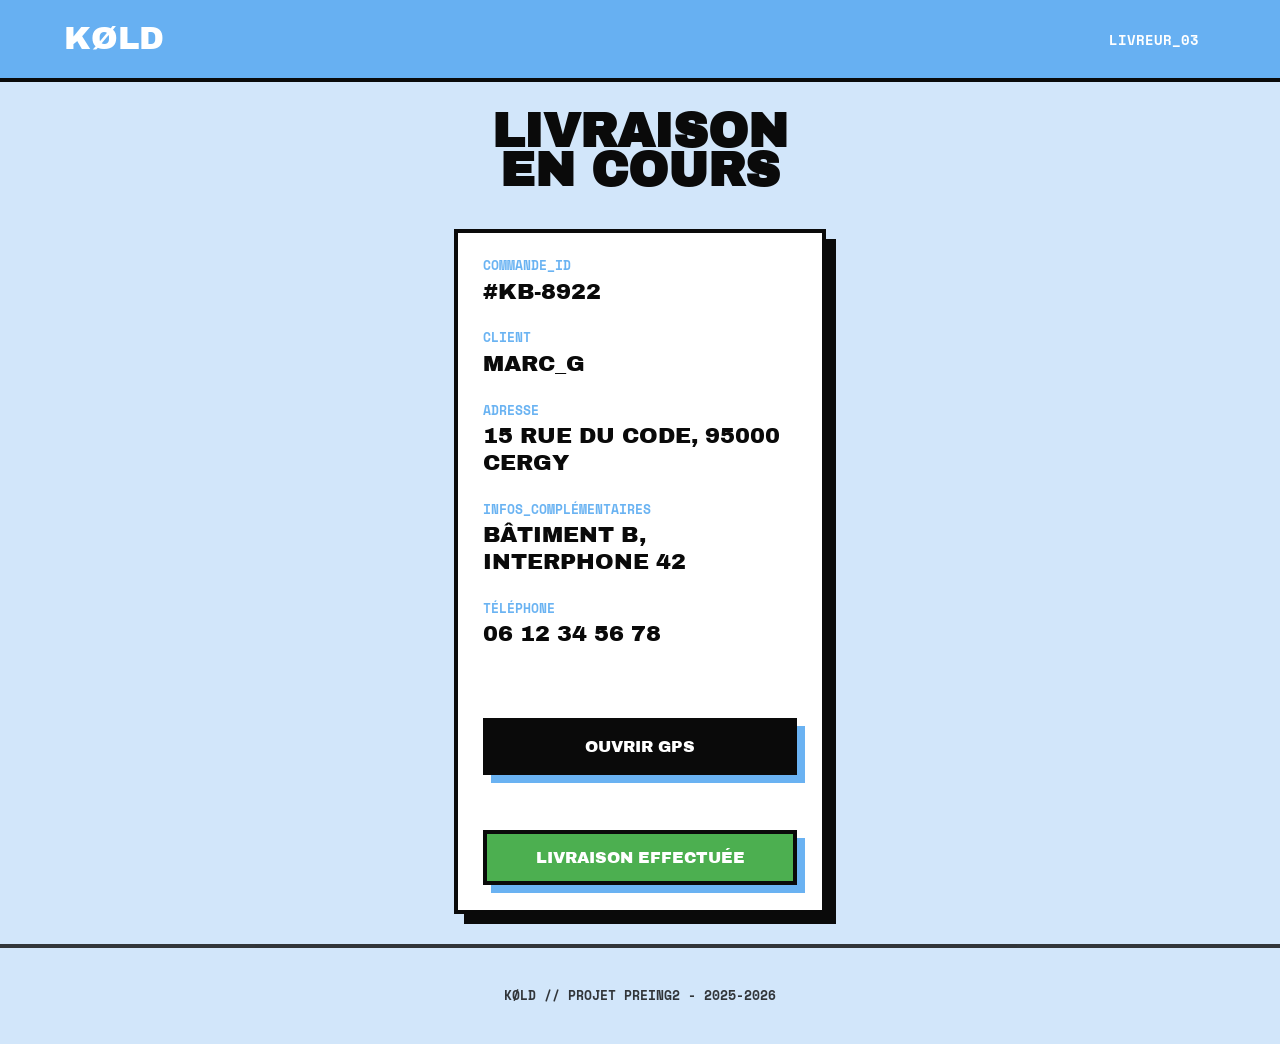
<file: src/livraison.html>
<!DOCTYPE html>
<html lang="fr">

<head>
    <meta charset="UTF-8">
    <meta name="viewport" content="width=device-width, initial-scale=1.0">
    <title>KØLD | LIVRAISON</title>
    <link rel="stylesheet" href="style.css">
    <link href="https://fonts.googleapis.com/css2?family=Archivo+Black&family=Space+Mono:wght@400;700&display=swap"
        rel="stylesheet">
</head>

<body class="kold-mode">

    <header class="main-header">
        <div class="logo">
            <a href="accueil.html" style="text-decoration: none; color: inherit;">KØLD</a>
        </div>
        <nav>
            <ul>
                <li><a href="#" class="nav-login">LIVREUR_03</a></li>
            </ul>
        </nav>
    </header>

    <main class="livraison-container">
        <h1 class="main-title" style="font-size: 3rem;">LIVRAISON<br>EN COURS</h1>

        <div class="delivery-card">
            <div class="delivery-section">
                <div class="delivery-label">COMMANDE_ID</div>
                <div class="delivery-data">#KB-8922</div>
            </div>

            <div class="delivery-section">
                <div class="delivery-label">CLIENT</div>
                <div class="delivery-data">MARC_G</div>
            </div>

            <div class="delivery-section">
                <div class="delivery-label">ADRESSE</div>
                <div class="delivery-data">15 RUE DU CODE, 95000 CERGY</div>
            </div>

            <div class="delivery-section">
                <div class="delivery-label">INFOS_COMPLÉMENTAIRES</div>
                <div class="delivery-data">BÂTIMENT B, INTERPHONE 42</div>
            </div>

            <div class="delivery-section">
                <div class="delivery-label">TÉLÉPHONE</div>
                <div class="delivery-data">06 12 34 56 78</div>
            </div>

            <div class="delivery-actions">
                <a href="https://www.google.com/maps/search/?api=1&query=15+RUE+DU+CODE,+95000+CERGY" target="_blank" class="btn-brutal btn-full" style="text-align: center; text-decoration: none;">OUVRIR GPS</a>
                <button class="btn-brutal btn-full btn-confirm">LIVRAISON EFFECTUÉE</button>
            </div>
        </div>
    </main>

    <footer class="kold-footer">
        <p>KØLD // PROJET PREING2 - 2025-2026</p>
    </footer>

</body>

</html>
</file>
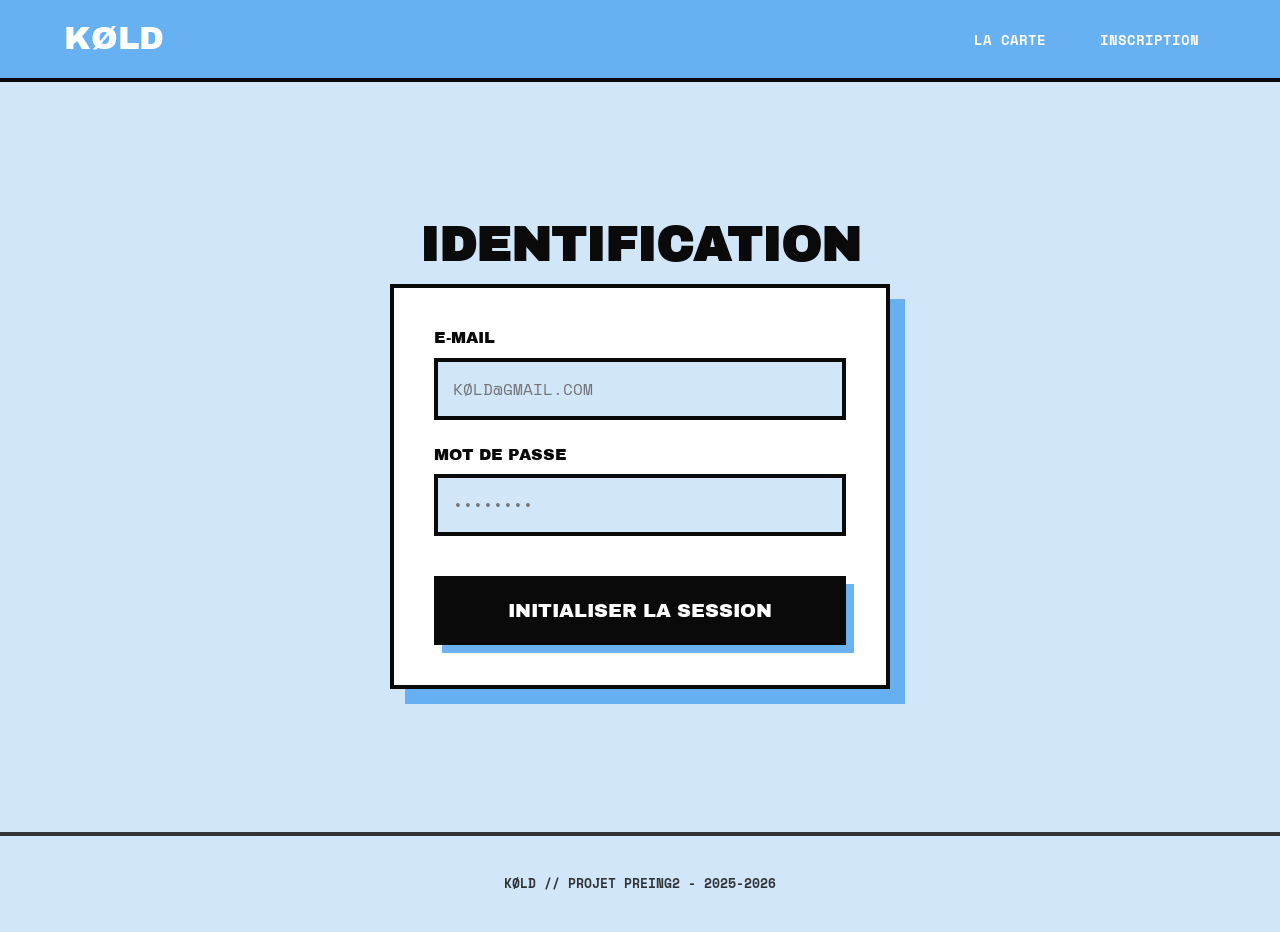
<file: src/login.html>
<!DOCTYPE html>
<html lang="fr">

<head>
    <meta charset="UTF-8">
    <meta name="viewport" content="width=device-width, initial-scale=1.0">
    <title>KØLD </title>
    <link rel="stylesheet" href="style.css">
    <link href="https://fonts.googleapis.com/css2?family=Archivo+Black&family=Space+Mono:wght@400;700&display=swap"
        rel="stylesheet">
</head>

<body class="kold-mode">

    <header class="main-header">
         <div class="logo">
            <a href="accueil.html" style="text-decoration: none; color: inherit;">KØLD</a>
        </div>
        <nav>
            <ul>
                <li><a href="presentation.html">La Carte</a></li>
                <li><a href="inscription.html">Inscription</a></li>
            </ul>
        </nav>
    </header>

    <main class="login-container">
        <h1 class="main-title" style="font-size: 3rem; margin-bottom: 20px;">IDENTIFICATION</h1>

        <form class="kold-form" action="#" method="post">

            <div class="email-row input-group">
                <label class="email-col label-tech" for="email">E-MAIL</label>
                <div class="input-col">
                    <input type="email" id="email" name="email" placeholder="KØLD@GMAIL.COM" required>
                </div>
            </div>

            <div class="password-row input-group">
                <label class="password-col label-tech" for="password">MOT DE PASSE</label>
                <div class="input-col">
                    <input type="password" id="password" name="password" placeholder="••••••••" required>
                </div>
            </div>

            <div class="button-row">
                <button type="submit" class="btn-login">INITIALISER LA SESSION</button>
            </div>
        </form>
    </main>

    <footer class="kold-footer">
        <p> KØLD // PROJET PREING2 - 2025-2026</p>
    </footer>

</body>

</html>
</file>
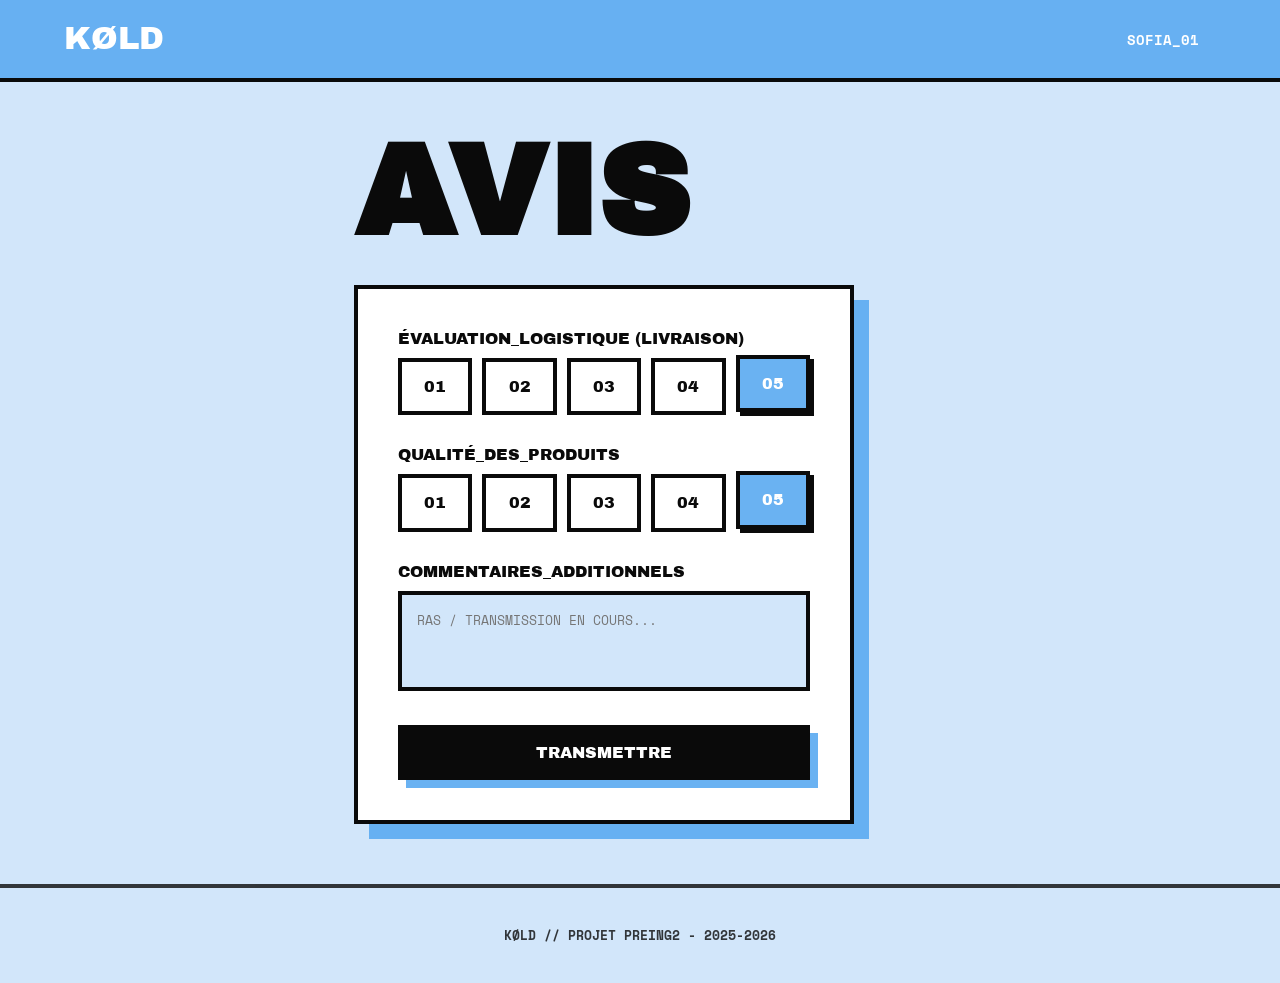
<file: src/notation.html>
<!DOCTYPE html>
<html lang="fr">

<head>
    <meta charset="UTF-8">
    <title>KØLD | QUALITY_CONTROL</title>
    <link rel="stylesheet" href="style.css">
    <link href="https://fonts.googleapis.com/css2?family=Archivo+Black&family=Space+Mono:wght@400;700&display=swap"
        rel="stylesheet">
</head>

<body class="kold-mode">

    <header class="main-header">
         <div class="logo">
            <a href="accueil.html" style="text-decoration: none; color: inherit;">KØLD</a>
        </div>
        <nav>
            <ul>
                <li><a href="profil.html" class="nav-login">SOFIA_01</a></li>
            </ul>
        </nav>
    </header>

    <main class="notation-container">
        <h1 class="main-title">AVIS</h1>

            <form class="kold-form" action="#" method="post">
            <div class="rating-section">
                <label class="label-tech">ÉVALUATION_LOGISTIQUE (LIVRAISON)</label>
                <div class="rating-grid">
                    <label class="rate-box"><input type="radio" name="delivery" value="1"><span>01</span></label>
                    <label class="rate-box"><input type="radio" name="delivery" value="2"><span>02</span></label>
                    <label class="rate-box"><input type="radio" name="delivery" value="3"><span>03</span></label>
                    <label class="rate-box"><input type="radio" name="delivery" value="4"><span>04</span></label>
                    <label class="rate-box"><input type="radio" name="delivery" value="5"
                            checked><span>05</span></label>
                </div>
            </div>

            <div class="rating-section" style="margin-top: 30px;">
                <label class="label-tech">QUALITÉ_DES_PRODUITS</label>
                <div class="rating-grid">
                    <label class="rate-box"><input type="radio" name="product" value="1"><span>01</span></label>
                    <label class="rate-box"><input type="radio" name="product" value="2"><span>02</span></label>
                    <label class="rate-box"><input type="radio" name="product" value="3"><span>03</span></label>
                    <label class="rate-box"><input type="radio" name="product" value="4"><span>04</span></label>
                    <label class="rate-box"><input type="radio" name="product" value="5" checked><span>05</span></label>
                </div>
            </div>

            <div class="rating-section" style="margin-top: 30px;">
                <label class="label-tech">COMMENTAIRES_ADDITIONNELS</label>
                <textarea class="kold-textarea" name="commentaires" placeholder="RAS / TRANSMISSION EN COURS..."></textarea>
            </div>

            <button type="submit" class="btn-brutal btn-full" style="margin-top: 30px;">TRANSMETTRE </button>
        </form>
    </main>

    <footer class="kold-footer">
        <p> KØLD // PROJET PREING2 - 2025-2026</p>
    </footer>

</body>

</html>
</file>
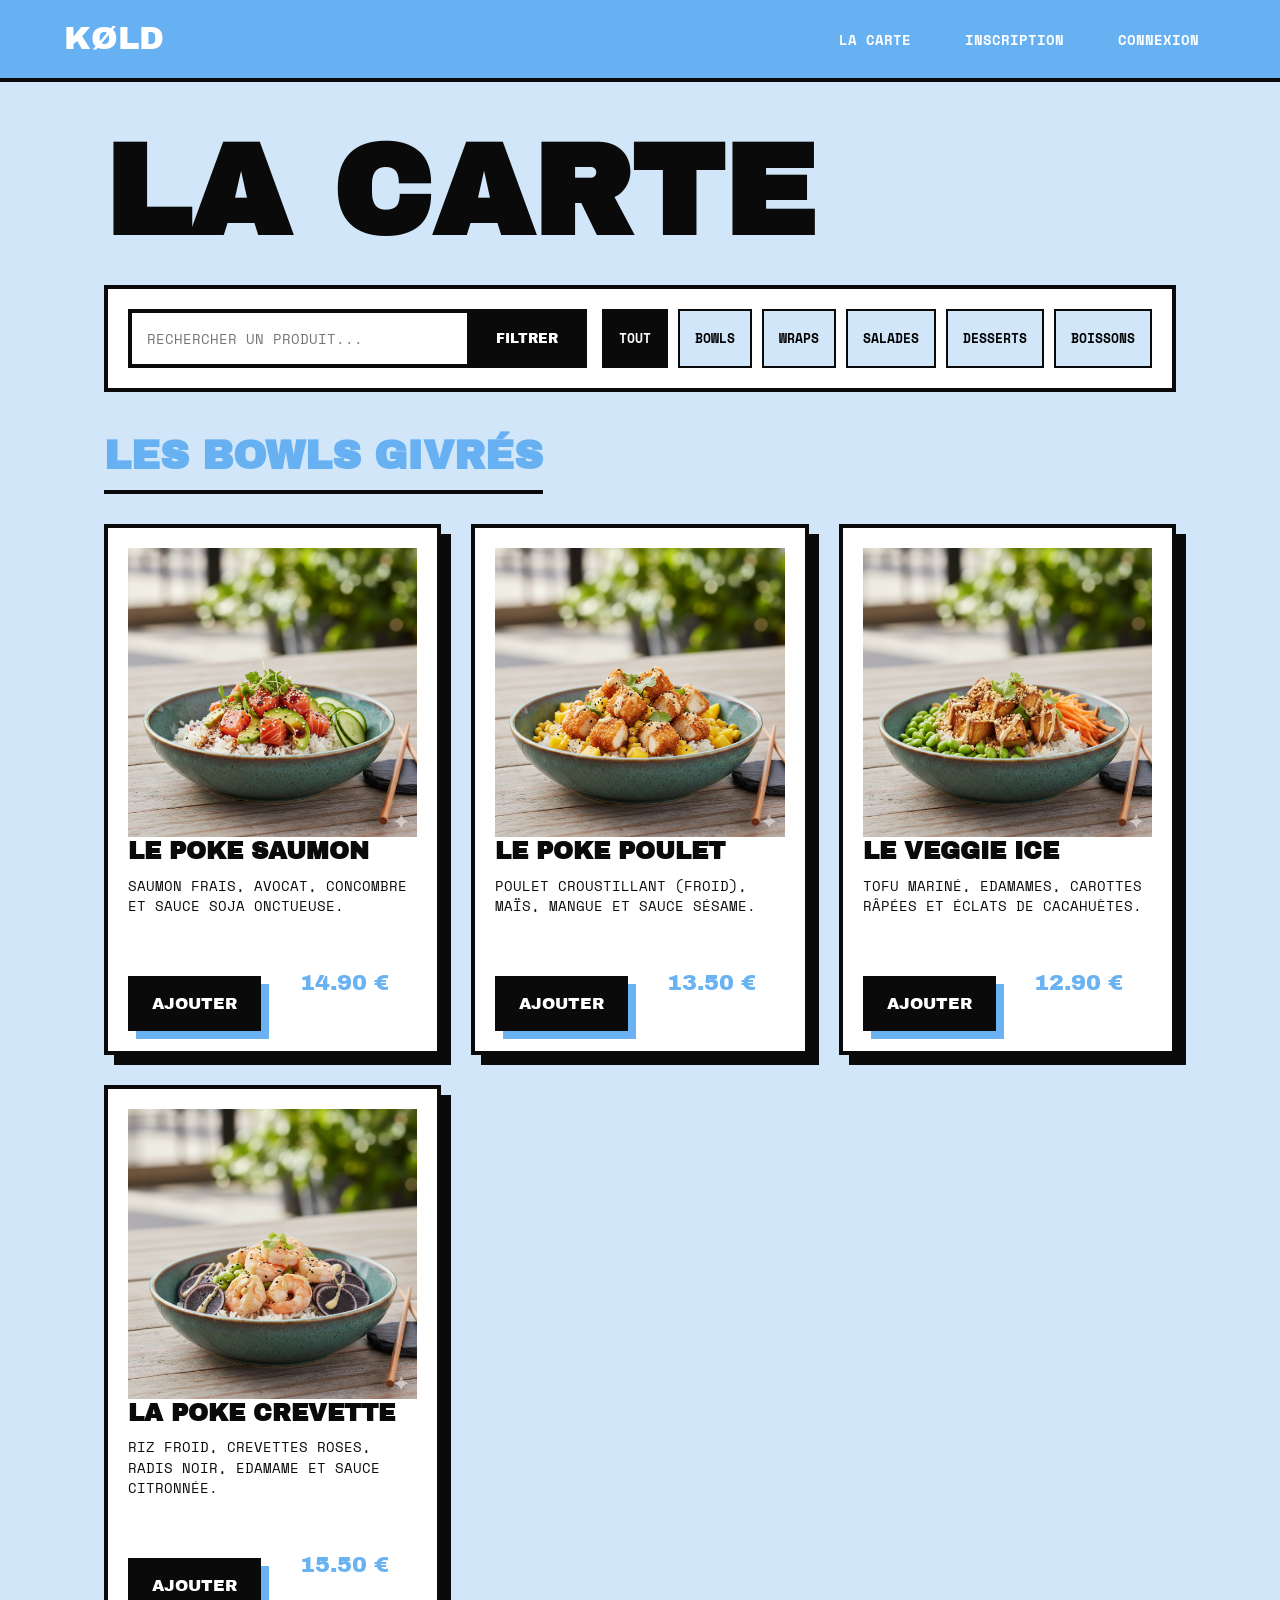
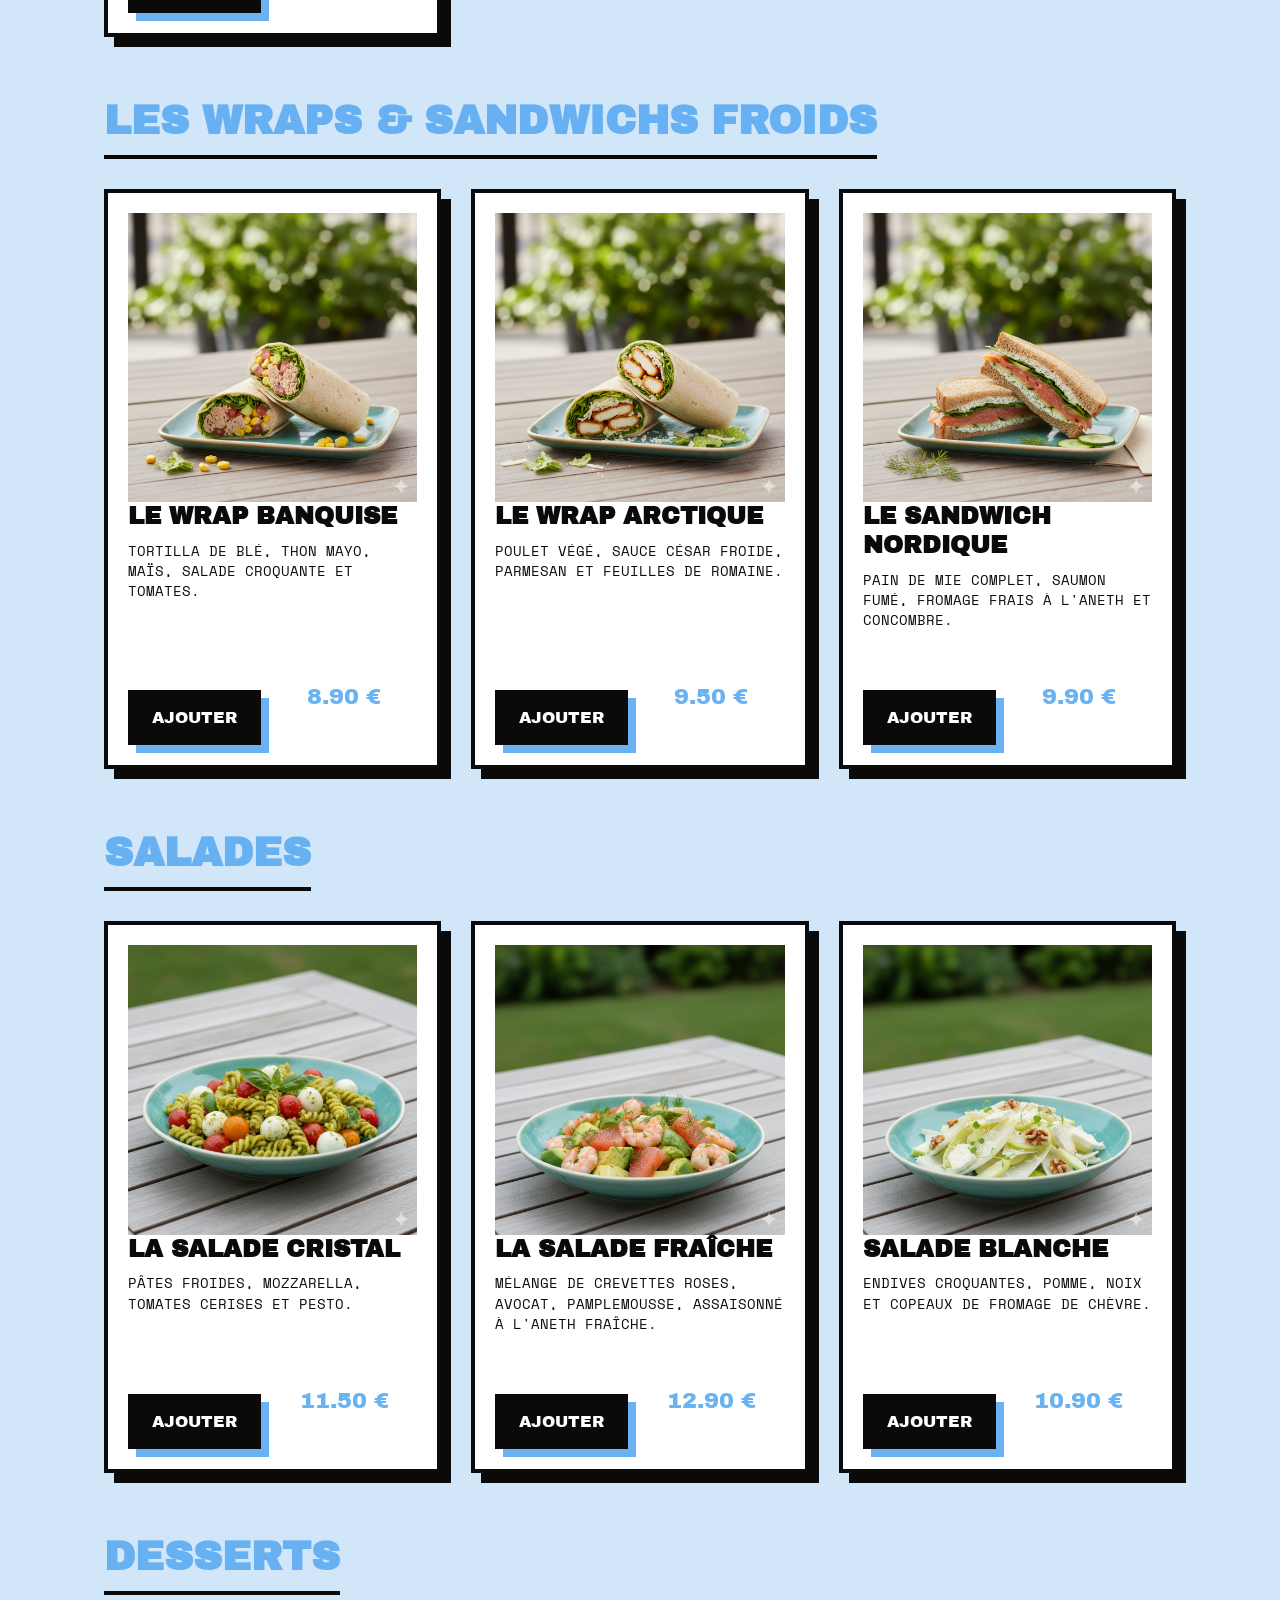
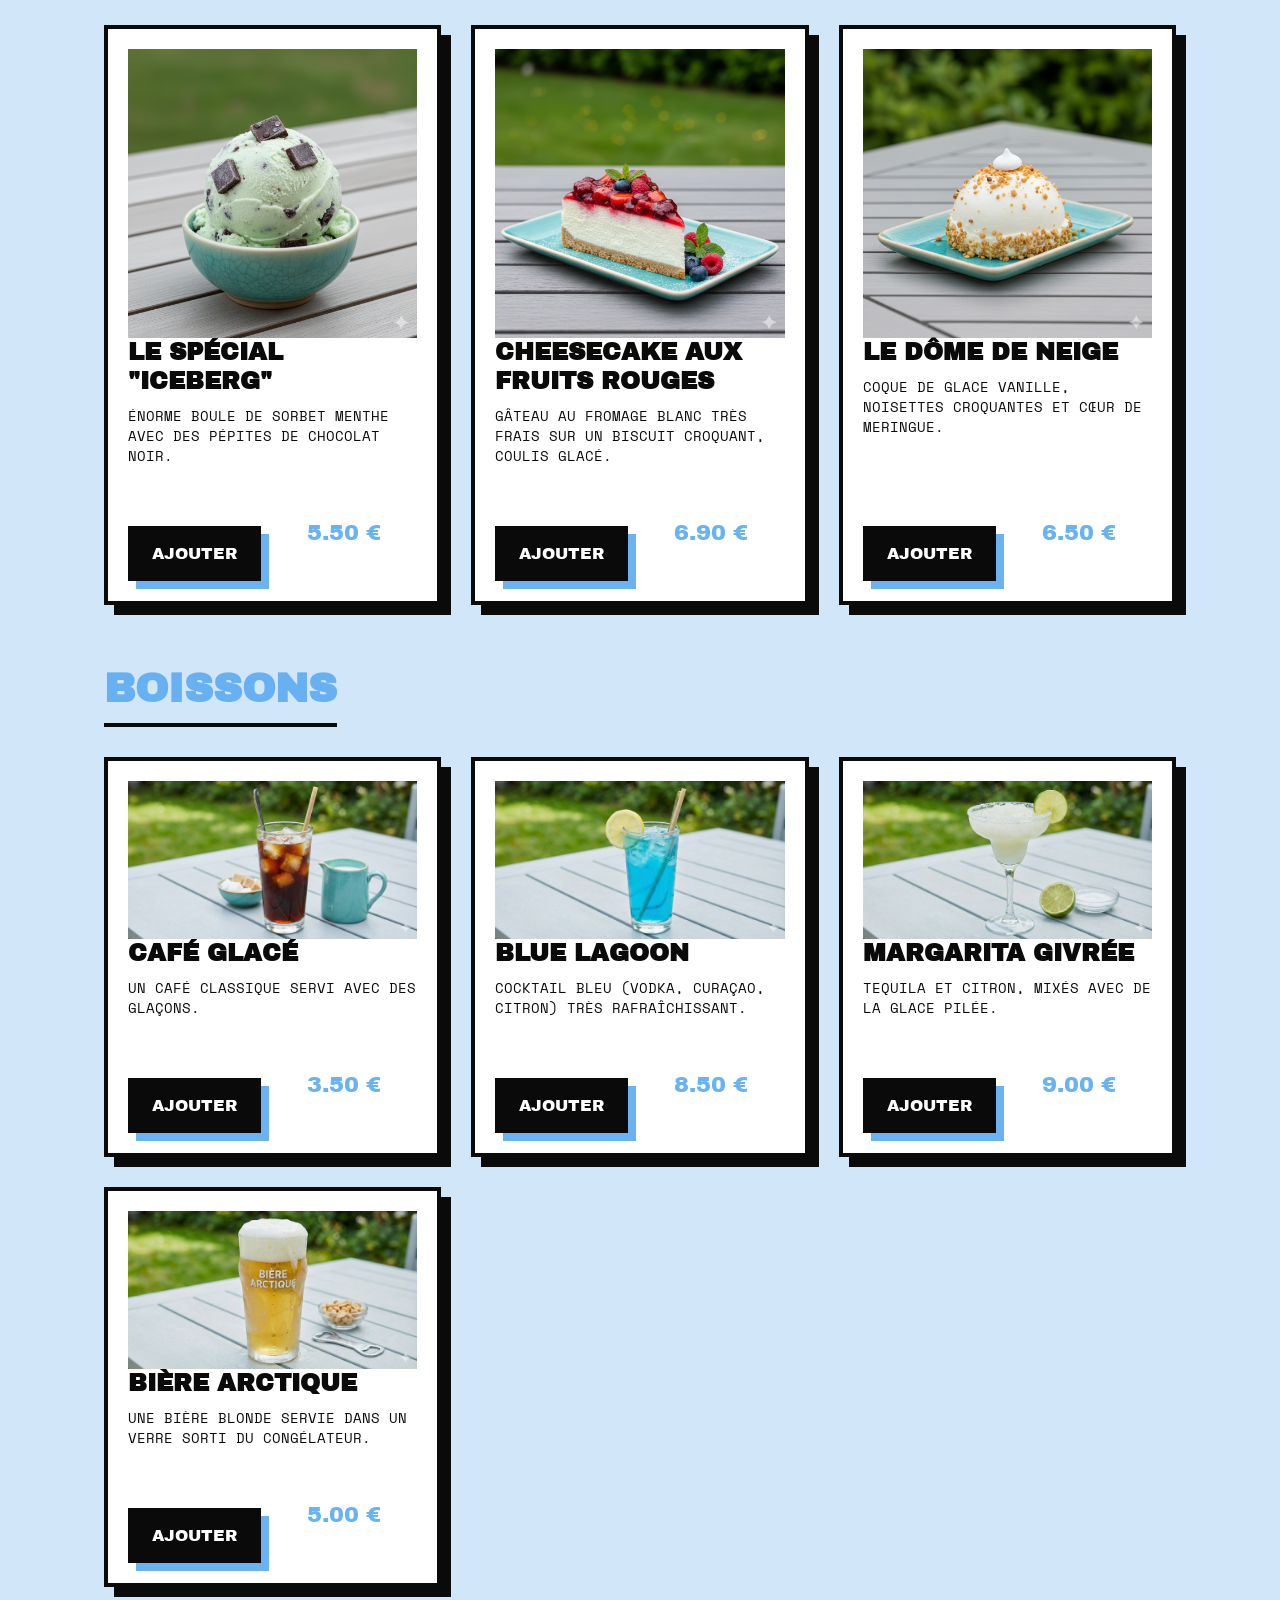
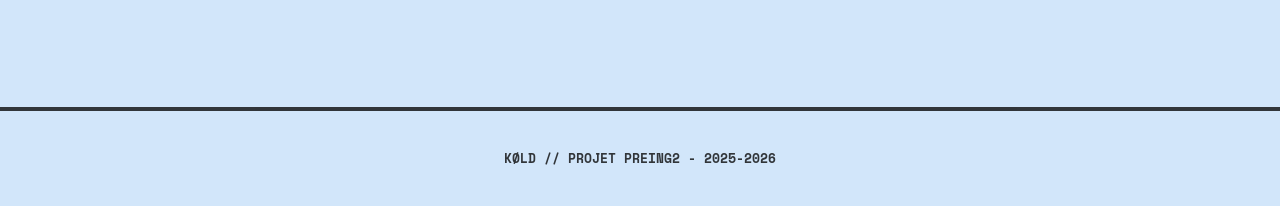
<file: src/presentation.html>
<!DOCTYPE html>
<html lang="fr">

<head>
    <meta charset="UTF-8">
    <meta name="viewport" content="width=device-width, initial-scale=1.0">
    <title>KØLD | LA CARTE</title>
    <link rel="stylesheet" href="style.css">
    <link href="https://fonts.googleapis.com/css2?family=Archivo+Black&family=Space+Mono:wght@400;700&display=swap"
        rel="stylesheet">
</head>

<body class="kold-mode">

    <header class="main-header">
        <div class="logo">
            <a href="accueil.html" style="text-decoration: none; color: inherit;">KØLD</a>
        </div>
        <nav>
            <ul>
                
                <li><a href="presentation.html" class="active">La Carte</a></li>
                <li><a href="inscription.html">Inscription</a></li>
                <li><a href="login.html">Connexion</a></li>
            </ul>
        </nav>
    </header>

    <main class="menu-container">
        <h1 class="main-title">LA CARTE</h1>

        <div class="filter-controls">
            <div class="search-unit" style="margin: 0; flex-grow: 1;">
                <form class="search-form" style="box-shadow: none;">
                    <input type="text" placeholder="RECHERCHER UN PRODUIT..." class="search-input">
                    <button type="submit" class="search-submit">FILTRER</button>
                </form>
            </div>
            <div class="category-filters">
                <button class="filter-btn active">TOUT</button>
                <button class="filter-btn">BOWLS</button>
                <button class="filter-btn">WRAPS</button>
                <button class="filter-btn">SALADES</button>
                <button class="filter-btn">DESSERTS</button>
                <button class="filter-btn">BOISSONS</button>
            </div>
        </div>

        <section class="menu-category">
            <h2 class="category-title">Les Bowls Givrés</h2>
            <div class="product-grid">
                <div class="product-card">
                    <img src="../images/poke_saumon.png" alt="Le Poke Saumon" class="product-image">
                    <h3 class="product-name">Le Poke Saumon</h3>
                    <p class="product-desc">Saumon frais, avocat, concombre et sauce soja onctueuse.</p>
                    <div class="product-action">
                        <button class="btn-brutal btn-small">AJOUTER</button>
                        <span class="product-price">14.90 €</span>
                    </div>
                </div>
                <div class="product-card">
                    <img src="../images/poke_poulet.png" alt="Le Poke Poulet" class="product-image">
                    <h3 class="product-name">Le Poke Poulet</h3>
                    <p class="product-desc">Poulet croustillant (froid), maïs, mangue et sauce sésame.</p>
                    <div class="product-action">
                        <button class="btn-brutal btn-small">AJOUTER</button>
                        <span class="product-price">13.50 €</span>
                    </div>
                </div>
                <div class="product-card">
                    <img src="../images/veggie_ice.png" alt="Le Veggie Ice" class="product-image">
                    <h3 class="product-name">Le Veggie Ice</h3>
                    <p class="product-desc">Tofu mariné, edamames, carottes râpées et éclats de cacahuètes.</p>
                    <div class="product-action">
                        <button class="btn-brutal btn-small">AJOUTER</button>
                        <span class="product-price">12.90 €</span>
                    </div>
                </div>
                <div class="product-card">
                    <img src="../images/poke_crevette.png" alt="La Poke Crevette" class="product-image">
                    <h3 class="product-name">La Poke Crevette</h3>
                    <p class="product-desc">Riz froid, crevettes roses, radis noir, edamame et sauce citronnée.</p>
                    <div class="product-action">
                        <button class="btn-brutal btn-small">AJOUTER</button>
                        <span class="product-price">15.50 €</span>
                    </div>
                </div>
            </div>
        </section>

        <section class="menu-category">
            <h2 class="category-title">Les Wraps & Sandwichs Froids</h2>
            <div class="product-grid">
                <div class="product-card">
                    <img src="../images/wrap_banquise.png" alt="Le Wrap Banquise" class="product-image">
                    <h3 class="product-name">Le Wrap Banquise</h3>
                    <p class="product-desc">Tortilla de blé, thon mayo, maïs, salade croquante et tomates.</p>
                    <div class="product-action">
                        <button class="btn-brutal btn-small">AJOUTER</button>
                        <span class="product-price">8.90 €</span>
                    </div>
                </div>
                <div class="product-card">
                    <img src="../images/wrap_arctique.png" alt="Le Wrap Arctique" class="product-image">
                    <h3 class="product-name">Le Wrap Arctique</h3>
                    <p class="product-desc">Poulet végé, sauce césar froide, parmesan et feuilles de romaine.</p>
                    <div class="product-action">
                        <button class="btn-brutal btn-small">AJOUTER</button>
                        <span class="product-price">9.50 €</span>
                    </div>
                </div>
                <div class="product-card">
                    <img src="../images/sandwich_nordique.png" alt="Le Sandwich Nordique" class="product-image">
                    <h3 class="product-name">Le Sandwich Nordique</h3>
                    <p class="product-desc">Pain de mie complet, saumon fumé, fromage frais à l'aneth et concombre.</p>
                    <div class="product-action">
                        <button class="btn-brutal btn-small">AJOUTER</button>
                        <span class="product-price">9.90 €</span>
                    </div>
                </div>
            </div>
        </section>

        <section class="menu-category">
            <h2 class="category-title">Salades</h2>
            <div class="product-grid">
                <div class="product-card">
                    <img src="../images/salade_cristal.png" alt="La Salade Cristal" class="product-image">
                    <h3 class="product-name">La Salade Cristal</h3>
                    <p class="product-desc">Pâtes froides, mozzarella, tomates cerises et pesto.</p>
                    <div class="product-action">
                        <button class="btn-brutal btn-small">AJOUTER</button>
                        <span class="product-price">11.50 €</span>
                    </div>
                </div>
                <div class="product-card">
                    <img src="../images/salade_fraiche.png" alt="La Salade fraîche" class="product-image">
                    <h3 class="product-name">La Salade fraîche</h3>
                    <p class="product-desc">Mélange de crevettes roses, avocat, pamplemousse, assaisonné à l'aneth fraîche.</p>
                    <div class="product-action">
                        <button class="btn-brutal btn-small">AJOUTER</button>
                        <span class="product-price">12.90 €</span>
                    </div>
                </div>
                <div class="product-card">
                    <img src="../images/salade_blanche.png" alt="Salade Blanche" class="product-image">
                    <h3 class="product-name">Salade Blanche</h3>
                    <p class="product-desc">Endives croquantes, pomme, noix et copeaux de fromage de chèvre.</p>
                    <div class="product-action">
                        <button class="btn-brutal btn-small">AJOUTER</button>
                        <span class="product-price">10.90 €</span>
                    </div>
                </div>
            </div>
        </section>

        <section class="menu-category">
            <h2 class="category-title">Desserts</h2>
            <div class="product-grid">
                <div class="product-card">
                    <img src="../images/iceberg.png" alt="Le Spécial Iceberg" class="product-image">
                    <h3 class="product-name">Le Spécial "Iceberg"</h3>
                    <p class="product-desc">Énorme boule de sorbet menthe avec des pépites de chocolat noir.</p>
                    <div class="product-action">
                        <button class="btn-brutal btn-small">AJOUTER</button>
                        <span class="product-price">5.50 €</span>
                    </div>
                </div>
                <div class="product-card">
                    <img src="../images/cheesecake.png" alt="Cheesecake aux Fruits Rouges" class="product-image">
                    <h3 class="product-name">Cheesecake aux Fruits Rouges</h3>
                    <p class="product-desc">Gâteau au fromage blanc très frais sur un biscuit croquant, coulis glacé.</p>
                    <div class="product-action">
                        <button class="btn-brutal btn-small">AJOUTER</button>
                        <span class="product-price">6.90 €</span>
                    </div>
                </div>
                <div class="product-card">
                    <img src="../images/dome_de_neige.png" alt="Le Dôme de Neige" class="product-image">
                    <h3 class="product-name">Le Dôme de Neige</h3>
                    <p class="product-desc">Coque de glace vanille, noisettes croquantes et cœur de meringue.</p>
                    <div class="product-action">
                        <button class="btn-brutal btn-small">AJOUTER</button>
                        <span class="product-price">6.50 €</span>
                    </div>
                </div>
            </div>
        </section>

        <section class="menu-category">
            <h2 class="category-title">Boissons</h2>
            <div class="product-grid">
                <div class="product-card">
                    <img src="../images/cafe_glace.png" alt="Café Glacé" class="product-image">
                    <h3 class="product-name">Café Glacé</h3>
                    <p class="product-desc">Un café classique servi avec des glaçons.</p>
                    <div class="product-action">
                        <button class="btn-brutal btn-small">AJOUTER</button>
                        <span class="product-price">3.50 €</span>
                    </div>
                </div>
                <div class="product-card">
                    <img src="../images/blue_lagoon.png" alt="Blue Lagoon" class="product-image">
                    <h3 class="product-name">Blue Lagoon</h3>
                    <p class="product-desc">Cocktail bleu (Vodka, curaçao, citron) très rafraîchissant.</p>
                    <div class="product-action">
                        <button class="btn-brutal btn-small">AJOUTER</button>
                        <span class="product-price">8.50 €</span>
                    </div>
                </div>
                <div class="product-card">
                    <img src="../images/margarita_givree.png" alt="Margarita Givrée" class="product-image">
                    <h3 class="product-name">Margarita Givrée</h3>
                    <p class="product-desc">Tequila et citron, mixés avec de la glace pilée.</p>
                    <div class="product-action">
                        <button class="btn-brutal btn-small">AJOUTER</button>
                        <span class="product-price">9.00 €</span>
                    </div>
                </div>
                <div class="product-card">
                    <img src="../images/biere_arctique.png" alt="Bière Arctique" class="product-image">
                    <h3 class="product-name">Bière Arctique</h3>
                    <p class="product-desc">Une bière blonde servie dans un verre sorti du congélateur.</p>
                    <div class="product-action">
                        <button class="btn-brutal btn-small">AJOUTER</button>
                        <span class="product-price">5.00 €</span>
                    </div>
                </div>
            </div>
        </section>

    </main>

    <footer class="kold-footer">
        <p> KØLD // PROJET PREING2 - 2025-2026</p>
    </footer>

</body>

</html>
</file>
<file: css/style.css>
.kold-mode {
    --bg: #afd0f2;          /* Gris acier froid */
    --text: #0a0a0a;        /* Noir profond */
    --accent: #5dacf1ea;      /* Bleu électrique (Froid) */
    --white: #ffffff;
    --border-weight: 4px;
    --main-border: var(--border-weight) solid var(--text);
}


/* BASES (RESET) */


* {
    margin: 0;
    padding: 0;
    box-sizing: border-box;
    text-transform: uppercase; 
}

input,textarea {
    text-transform: none;
}

body {
    font-family: 'Space Mono', monospace;
    background-color: var(--bg);
    color: var(--text);
    padding: 0; /* On gère le padding dans les sections */
    line-height: 1.2;
}

/* HEADER : LOGO GAUCHE / NAV DROITE*/


.main-header {
    display: flex;
    justify-content: space-between;
    align-items: center;
    padding: 20px 5%;
    
    
    background-color: var(--accent); 
    
    border-bottom: var(--main-border);
    position: sticky;
    top: 0;
    z-index: 1000;
}

.logo {
    font-family: 'Archivo Black', sans-serif;
    font-size: 2rem;
    color: var(--white); 
}

nav ul {
    display: flex;
    list-style: none;
    gap: 20px;
    align-items: center; /* Centre verticalement les liens et le bouton */
}

nav a {
    text-decoration: none;
    color: var(--white); 
    font-weight: 700;
    font-size: 0.9rem;
    padding: 10px 15px;
    transition: 0.2s;
    border: 2px solid transparent; 
}


nav a:hover {
    background: var(--white);
    color: var(--text); 
    border-color: var(--text);
}


.nav-login:hover {
    background: var(--white);
    color: var(--accent); 
    border-color: var(--white);
}

/* HERO SECTION : SLOGAN & IMAGE */


.hero-brutal {
    padding: 60px 5%;
    text-align: center;
}

.main-title {
    font-family: 'Archivo Black', sans-serif;
    font-size: clamp(3rem, 12vw, 8rem);
    line-height: 0.8;
    margin-bottom: 20px;
}

.hero-status {
    background: var(--text);
    color: var(--white);
    display: inline-block;
    padding: 5px 15px;
    font-weight: bold;
    font-size: 0.8rem;
    margin-bottom: 40px;
}

.hero-frame {
    max-width: 650px; 
    margin: 0 auto 40px auto;
    border: var(--main-border);
    background: var(--white);
    box-shadow: 15px 15px 0px var(--accent); 
}

.hero-image {
    width: 100%;
    height: auto;
    display: block; 
}

/*  BOUTON & FOOTER  */

.btn-brutal {
    display: inline-block;
    background: var(--text);
    color: var(--white);
    padding: 20px 40px;
    text-decoration: none;
    font-family: 'Archivo Black', sans-serif;
    font-size: 1.2rem;
    border: var(--main-border);
    box-shadow: 8px 8px 0px var(--accent);
    transition: 0.1s;
}

.btn-brutal:hover {
    transform: translate(-4px, -4px);
    box-shadow: 12px 12px 0px var(--accent);
}

.kold-footer {
    text-align: center;
    padding: 40px;
    border-top: var(--main-border);
    font-size: 0.7rem;
    font-weight: bold;
    opacity: 0.7;
}

/*  SECTION "QUI SOMMES-NOUS"  */

.about-simple {
    padding: 80px 5%;
    background-color: var(--white); 
    border-bottom: var(--main-border);
    text-align: left;
}

.section-title-simple {
    font-family: 'Archivo Black', sans-serif;
    font-size: 2.5rem;
    color: var(--accent); 
    margin-bottom: 30px;
}

.about-content-simple {
    max-width: 800px;
}

.about-content-simple p {
    font-size: 1.2rem;
    margin-bottom: 20px;
    color: var(--text);
    line-height: 1.4;
}

.about-content-simple strong {
    background-color: var(--text);
    color: var(--white);
    padding: 0 5px;
}

.motto-simple {
    margin-top: 40px;
    font-family: 'Archivo Black', sans-serif;
    font-size: 1.5rem;
    padding: 20px;
    border: 3px solid var(--text);
    display: inline-block;
    box-shadow: 8px 8px 0px var(--accent); 
}

/*  BARRE DE RECHERCHE TACTIQUE */

.search-unit {
    max-width: 650px;
    margin: 30px auto;
    text-align: left;
}

.search-form {
    display: flex;
    border: var(--main-border);
    background: var(--white);
    box-shadow: 6px 6px 0px var(--text);
}

.search-input {
    flex: 1;
    border: none;
    padding: 15px;
    font-family: 'Space Mono', monospace;
    font-size: 0.9rem;
    outline: none;
    background: transparent;
    color: var(--text);
}

.search-submit {
    background: var(--text);
    color: var(--white);
    border: none;
    border-left: var(--main-border);
    padding: 0 25px;
    font-family: 'Archivo Black', sans-serif;
    cursor: pointer;
    transition: 0.2s;
}

.search-submit:hover {
    background: var(--accent);
}

/* Effet de focus quand on clique dans la barre */
.search-form:focus-within {
    box-shadow: 10px 10px 0px var(--accent);
    transform: translate(-2px, -2px);
    transition: 0.2s;
}


/* moufle */
html, body, a, button, .social-box, .btn-brutal, .search-submit {
    /* Remplace 'images/moufle.png' par le nom exact de ton fichier */
    cursor: url('../images/moufle.png'), auto;
}

/* ==========================================================================
   PAGE DE CONNEXION (LOGIN)
   ========================================================================== */

/* Centrage du formulaire dans la page */
.login-container {
    min-height: 80vh; /* Prend presque toute la hauteur */
    display: flex;
    flex-direction: column;
    justify-content: center;
    align-items: center;
    background-color: var(--bg);
}

/* Le cadre du formulaire (Style Carte Tactique) */
.kold-form {
    background: var(--white);
    border: var(--main-border);
    padding: 40px;
    width: 100%;
    max-width: 500px;
    box-shadow: 15px 15px 0px var(--accent); /* Ombre bleue signature */
    position: relative;
}



/* Espacement des lignes */
.input-group {
    margin-bottom: 25px;
}

/* Style des labels (E-mail, Mot de passe) */
.label-tech {
    font-family: 'Archivo Black', sans-serif;
    font-size: 1rem;
    margin-bottom: 10px;
    display: block; /* Force le label à être au-dessus de l'input */
}

/* Style des champs de saisie (Inputs) */
.input-col input {
    width: 100%;
    padding: 15px;
    background: var(--bg); /* Fond gris clair à l'intérieur */
    border: var(--main-border);
    font-family: 'Space Mono', monospace;
    font-size: 1rem;
    outline: none;
    color: var(--text);
    transition: 0.2s;
}

/* Quand on clique dans le champ */
.input-col input:focus {
    background: var(--white);
    box-shadow: 6px 6px 0px var(--text); /* Ombre noire au focus */
    transform: translate(-2px, -2px);
}

/* Le bouton de connexion */
.button-row {
    margin-top: 40px;
    text-align: center;
}

.btn-login {
    width: 100%;
    background: var(--text);
    color: var(--white);
    padding: 20px;
    font-family: 'Archivo Black', sans-serif;
    font-size: 1.2rem;
    border: var(--main-border);
    cursor: pointer; /* Ta moufle apparaîtra ici grâce au code précédent */
    box-shadow: 8px 8px 0px var(--accent);
    transition: 0.2s;
}

/* Animation du bouton au survol */
.btn-login:hover {
    transform: translate(-4px, -4px);
    box-shadow: 12px 12px 0px var(--accent);
    background: var(--accent); /* Devient bleu */
    color: var(--white);
    border-color: var(--text);
}

/* ==========================================================================
   PAGE PROFIL
   ========================================================================== */

.profil-container {
    padding: 60px 5%;
}

.profil-grid {
    display: grid;
    grid-template-columns: repeat(auto-fit, minmax(300px, 1fr));
    gap: 30px;
    margin-top: 40px;
}

.profil-box {
    background: var(--white);
    border: var(--main-border);
    padding: 25px;
    box-shadow: 10px 10px 0px var(--text);
}

.box-header {
    color: var(--accent);
    font-weight: bold;
    font-size: 0.8rem;
    margin-bottom: 20px;
    border-bottom: 2px solid var(--bg);
    padding-bottom: 5px;
}

/* Items avec le crayon */
.info-item {
    display: flex;
    justify-content: space-between;
    align-items: center;
    padding: 10px 0;
    border-bottom: 1px solid var(--bg);
}

.edit-btn {
    background: none;
    border: none;
    cursor: pointer; /* Ta moufle apparaîtra ici */
    font-size: 1.2rem;
    transition: 0.2s;
}

.edit-btn:hover { transform: scale(1.2); }

/* Fidélité */
.points-display {
    font-family: 'Archivo Black', sans-serif;
    font-size: 2.5rem;
    margin-bottom: 10px;
}

.fidelity-bar {
    height: 20px;
    background: var(--bg);
    border: 2px solid var(--text);
    margin-bottom: 10px;
}

.progress {
    height: 100%;
    background: var(--accent);
}

/* Tableau des commandes */
.orders-table {
    width: 100%;
    font-size: 0.9rem;
    border-collapse: collapse;
}

.orders-table td {
    padding: 10px 0;
    border-bottom: 1px solid var(--bg);
}

/* ==========================================================================
   PAGE NOTATION
   ========================================================================== */

.notation-container {
    padding: 60px 5%;
    max-width: 700px;
    margin: 0 auto;
}

.rating-grid {
    display: grid;
    grid-template-columns: repeat(5, 1fr);
    gap: 10px;
    margin-top: 10px;
}

/* On cache l'input radio par défaut */
.rate-box input {
    display: none;
}

/* Le style du carré avec le chiffre */
.rate-box span {
    display: block;
    padding: 15px;
    border: var(--main-border);
    background: var(--white);
    text-align: center;
    font-family: 'Archivo Black', sans-serif;
    cursor: pointer; /* Ta moufle apparaîtra ici */
    transition: 0.1s;
}

/* Style quand on coche ou survole */
.rate-box input:checked + span, 
.rate-box span:hover {
    background: var(--accent);
    color: var(--white);
    transform: translateY(-3px);
    box-shadow: 4px 4px 0px var(--text);
}

/* Zone de texte */
.kold-textarea {
    width: 100%;
    height: 100px;
    border: var(--main-border);
    background: var(--bg);
    padding: 15px;
    font-family: 'Space Mono', monospace;
    resize: none;
    outline: none;
}

.kold-textarea:focus {
    background: var(--white);
    border-color: var(--accent);
}
</file>
<file: src/style.css>
/* VARIABLES & RESET */
.kold-mode {
    --bg: #d2e6fa;
    --text: #0a0a0a;
    --accent: #5dacf1ea;
    --white: #ffffff;
    --border-weight: 4px;
    --main-border: var(--border-weight) solid var(--text);
}

* {
    margin: 0;
    padding: 0;
    box-sizing: border-box;
    text-transform: uppercase;
}

input,
textarea {
    text-transform: none;
}

body {
    font-family: 'Space Mono', monospace;
    background-color: var(--bg);
    color: var(--text);
    line-height: 1.2;
    cursor: url('../images/moufle.png'), auto;

    /* Éléments cliquables - Moufle forcée */
    a,
    button,
    .btn-brutal,
    .search-submit,
    .rate-box span,
    .edit-btn,
    .filter-btn {
        cursor: url('../images/moufle.png'), auto !important;
    }

    /* HEADER  */
    .main-header {
        display: flex;
        justify-content: space-between;
        align-items: center;
        padding: 20px 5%;
        background-color: var(--accent);
        border-bottom: var(--main-border);
        position: sticky;
        top: 0;
        z-index: 1000;
    }

    .logo {
        font-family: 'Archivo Black', sans-serif;
        font-size: 2rem;
        color: var(--white);
    }

    nav ul {
        display: flex;
        list-style: none;
        gap: 20px;
        align-items: center;
    }

    nav a {
        text-decoration: none;
        color: var(--white);
        font-weight: 700;
        font-size: 0.9rem;
        padding: 10px 15px;
        transition: 0.2s;
        border: 2px solid transparent;
    }

    nav a:hover {
        background: var(--white);
        color: var(--text);
        border-color: var(--text);
    }

    .nav-panier {
        background: var(--accent);
        border-color: var(--text);
    }

    /* HERO SECTION & RECHERCHE */
    .hero-brutal {
        padding: 60px 5%;
        text-align: center;
    }

    .main-title {
        font-family: 'Archivo Black', sans-serif;
        font-size: clamp(3rem, 12vw, 8rem);
        line-height: 0.8;
        margin-bottom: 40px;
    }

    /* Barre de recherche */
    .search-unit {
        max-width: 650px;
        margin: 30px auto;
    }

    .search-form {
        display: flex;
        border: var(--main-border);
        background: var(--white);
        box-shadow: 6px 6px 0px var(--text);
        transition: 0.2s;
    }

    .search-input {
        flex: 1;
        border: none;
        padding: 15px;
        font-family: 'Space Mono', monospace;
        outline: none;
    }

    .search-submit {
        background: var(--text);
        color: var(--white);
        border: none;
        border-left: var(--main-border);
        padding: 0 25px;
        font-family: 'Archivo Black', sans-serif;
    }

    .search-form:focus-within {
        box-shadow: 10px 10px 0px var(--accent);
        transform: translate(-2px, -2px);
    }

    /* Bannière */
    .hero-banner {
        height: 70vh;
        background: url('../images/accueil2.png') center/cover no-repeat;
        width: 100vw;
        position: relative;
        left: 50%;
        right: 50%;
        margin-left: -50vw;
        margin-right: -50vw;
        border-top: var(--main-border);
        border-bottom: var(--main-border);
        margin-top: 40px;
    }

    /* SECTION "QUI SOMMES-NOUS" */
    .about-simple {
        padding: 80px 5%;
        background-color: var(--white);
        border-bottom: var(--main-border);
    }

    .section-title-simple {
        font-family: 'Archivo Black', sans-serif;
        font-size: 2.5rem;
        color: var(--accent);
        margin-bottom: 40px;
    }

    .about-content-simple {
        display: flex;
        align-items: center;
        gap: 60px;
        max-width: 1200px;
        margin: 0 auto;
    }

    .about-text {
        flex: 1.2;
        text-align: left;
    }

    .about-text p {
        font-size: 1.2rem;
        margin-bottom: 25px;
        line-height: 1.5;
    }

    .about-text strong {
        background-color: var(--text);
        color: var(--white);
        padding: 0 5px;
    }

    .motto-simple {
        margin-top: 30px;
        font-family: 'Archivo Black', sans-serif;
        font-size: 1.5rem;
        padding: 20px;
        border: 3px solid var(--text);
        display: inline-block;
        box-shadow: 8px 8px 0px var(--accent);
    }

    .about-image {
        flex: 0.8;
    }

    .about-image img {
        width: 100%;
        border: var(--main-border);
        box-shadow: 15px 15px 0px var(--accent);
    }

    /* BOUTONS & FOOTERv*/
    .btn-brutal {
        display: inline-block;
        background: var(--text);
        color: var(--white);
        padding: 20px 40px;
        text-decoration: none;
        font-family: 'Archivo Black', sans-serif;
        font-size: 1.2rem;
        border: var(--main-border);
        box-shadow: 8px 8px 0px var(--accent);
        transition: 0.1s;
        margin-top: 40px;
    }

    .btn-brutal:hover {
        transform: translate(-4px, -4px);
        box-shadow: 12px 12px 0px var(--accent);
    }

    .kold-footer {
        text-align: center;
        padding: 40px;
        border-top: var(--main-border);
        font-size: 0.8rem;
        font-weight: bold;
        opacity: 0.8;
    }

    /* RESPONSIVE */
    @media (max-width: 992px) {
        .about-content-simple {
            flex-direction: column;
            text-align: center;
        }

        .about-text {
            text-align: center;
        }

        .hero-banner {
            height: 40vh;
        }
    }

    /*  BARRE DE RECHERCHe */

    .search-unit {
        max-width: 650px;
        margin: 30px auto;
        text-align: left;
    }

    .search-form {
        display: flex;
        border: var(--main-border);
        background: var(--white);
        box-shadow: 6px 6px 0px var(--text);
    }

    .search-input {
        flex: 1;
        border: none;
        padding: 15px;
        font-family: 'Space Mono', monospace;
        font-size: 0.9rem;
        outline: none;
        background: transparent;
        color: var(--text);
    }

    .search-submit {
        background: var(--text);
        color: var(--white);
        border: none;
        border-left: var(--main-border);
        padding: 0 25px;
        font-family: 'Archivo Black', sans-serif;
        cursor: pointer;
        transition: 0.2s;
    }

    .search-submit:hover {
        background: var(--accent);
    }

    /* Effet de focus quand on clique dans la barre */
    .search-form:focus-within {
        box-shadow: 10px 10px 0px var(--accent);
        transform: translate(-2px, -2px);
        transition: 0.2s;
    }


    /* moufle */
    html,
    body,
    a,
    button,
    .social-box,
    .btn-brutal,
    .search-submit {
        cursor: url('../images/moufle.png'), auto;
    }

    /*  PAGE DE CONNEXION (LOGIN) */

    /* Centrage du formulaire dans la page */
    .login-container {
        min-height: calc(100vh - 150px);
        display: flex;
        flex-direction: column;
        justify-content: center;
        align-items: center;
        background-color: var(--bg);
        padding: 60px 20px;
    }

    /* Le cadre du formulaire (Style Carte Tactique) */
    .kold-form {
        background: var(--white);
        border: var(--main-border);
        padding: 40px;
        width: 100%;
        max-width: 500px;
        box-shadow: 15px 15px 0px var(--accent);
        position: relative;
    }



    /* Espacement des lignes */
    .input-group {
        margin-bottom: 25px;
    }

    /* Style des labels (E-mail, Mot de passe) */
    .label-tech {
        font-family: 'Archivo Black', sans-serif;
        font-size: 1rem;
        margin-bottom: 10px;
        display: block;
    }

    /* Style des champs de saisie (Inputs) */
    .input-col input {
        width: 100%;
        padding: 15px;
        background: var(--bg);
        border: var(--main-border);
        font-family: 'Space Mono', monospace;
        font-size: 1rem;
        outline: none;
        color: var(--text);
        transition: 0.2s;
    }

    /* Quand on clique dans le champ */
    .input-col input:focus {
        background: var(--white);
        box-shadow: 6px 6px 0px var(--text);
        transform: translate(-2px, -2px);
    }

    /* Le bouton de connexion */
    .button-row {
        margin-top: 40px;
        text-align: center;
    }

    .btn-login {
        width: 100%;
        background: var(--text);
        color: var(--white);
        padding: 20px;
        font-family: 'Archivo Black', sans-serif;
        font-size: 1.2rem;
        border: var(--main-border);
        cursor: pointer;
        box-shadow: 8px 8px 0px var(--accent);
        transition: 0.2s;
    }

    /* Animation du bouton au survol */
    .btn-login:hover {
        transform: translate(-4px, -4px);
        box-shadow: 12px 12px 0px var(--accent);
        background: var(--accent);
        color: var(--white);
        border-color: var(--text);
    }

    /* PAGE PROFIL
 */

    .profil-container {
        padding: 60px 5%;
    }

    .profil-grid {
        display: grid;
        grid-template-columns: repeat(auto-fit, minmax(300px, 1fr));
        gap: 30px;
        margin-top: 40px;
    }

    .profil-box {
        background: var(--white);
        border: var(--main-border);
        padding: 25px;
        box-shadow: 10px 10px 0px var(--text);
    }

    .box-header {
        color: var(--accent);
        font-weight: bold;
        font-size: 0.8rem;
        margin-bottom: 20px;
        border-bottom: 2px solid var(--bg);
        padding-bottom: 5px;
    }

    /* Items avec le crayon */
    .info-item {
        display: flex;
        justify-content: space-between;
        align-items: center;
        padding: 10px 0;
        border-bottom: 1px solid var(--bg);
    }

    .edit-btn {
        background: none;
        border: none;
        cursor: pointer;
        font-size: 1.2rem;
        transition: 0.2s;
    }

    .edit-btn:hover {
        transform: scale(1.2);
    }

    /* Fidélité */
    .points-display {
        font-family: 'Archivo Black', sans-serif;
        font-size: 2.5rem;
        margin-bottom: 10px;
    }

    .fidelity-bar {
        height: 20px;
        background: var(--bg);
        border: 2px solid var(--text);
        margin-bottom: 10px;
    }

    .progress {
        height: 100%;
        background: var(--accent);
    }

    /* Tableau des commandes */
    .orders-table {
        width: 100%;
        font-size: 0.9rem;
        border-collapse: collapse;
    }

    .orders-table td {
        padding: 10px 0;
        border-bottom: 1px solid var(--bg);
    }

    /*PAGE NOTATION */

    .notation-container {
        padding: 60px 5%;
        max-width: 700px;
        margin: 0 auto;
    }

    .notation-card {
        background: var(--white);
        border: var(--main-border);
        padding: 40px;
        box-shadow: 15px 15px 0px var(--accent);
    }

    .commande-preview {
        background: var(--bg);
        border: 2px solid var(--text);
        padding: 15px;
        margin-bottom: 30px;
        border-radius: 5px;
    }

    .commande-preview p {
        margin: 5px 0;
        font-size: 0.95rem;
    }

    .notation-form {
        display: flex;
        flex-direction: column;
        gap: 25px;
    }

    .form-group {
        display: flex;
        flex-direction: column;
    }

    .form-label {
        font-family: 'Archivo Black', sans-serif;
        font-size: 1rem;
        margin-bottom: 15px;
        color: var(--accent);
        text-transform: uppercase;
        letter-spacing: 1px;
    }

    .rating-grid {
        display: grid;
        grid-template-columns: repeat(5, 1fr);
        gap: 10px;
        margin-top: 10px;
    }

    /* On cache l'input radio par défaut */
    .rate-box {
        position: relative;
    }

    .rate-box input {
        display: none;
    }

    /* Le style du carré avec le chiffre */
    .rate-box span {
        display: block;
        padding: 15px;
        border: var(--main-border);
        background: var(--white);
        text-align: center;
        font-family: 'Archivo Black', sans-serif;
        cursor: pointer;
        transition: 0.1s;
    }

    /* Style quand on coche ou survole */
    .rate-box input:checked+span,
    .rate-box span:hover {
        background: var(--accent);
        color: var(--white);
        transform: translateY(-3px);
        box-shadow: 4px 4px 0px var(--text);
    }

    /* Zone de texte */
    .kold-textarea {
        width: 100%;
        height: 100px;
        border: var(--main-border);
        background: var(--bg);
        padding: 15px;
        font-family: 'Space Mono', monospace;
        resize: none;
        outline: none;
        transition: 0.2s;
    }

    .kold-textarea:focus {
        background: var(--white);
        border-color: var(--accent);
        box-shadow: 4px 4px 0px var(--accent);
    }

    .notation-actions {
        display: flex;
        gap: 15px;
        margin-top: 30px;
    }

    .notation-actions .btn-brutal {
        flex: 1;
        margin: 0;
        text-align: center;
    }

    .notation-actions .btn-retour {
        padding: 12px 25px;
        background: var(--text);
        color: var(--white);
        border: var(--main-border);
        box-shadow: 4px 4px 0 var(--accent);
        transition: 0.2s;
        text-decoration: none;
        font-family: 'Archivo Black', sans-serif;
        display: flex;
        align-items: center;
        justify-content: center;
    }

    .notation-actions .btn-retour:hover {
        transform: translate(-2px, -2px);
        box-shadow: 6px 6px 0 var(--accent);
    }

    /* ==========================================================================
   PAGE PRESENTATION (MENU)
   ========================================================================== */

    .menu-container {
        padding: 60px 5%;
        max-width: 1200px;
        margin: 0 auto;
    }

    .filter-controls {
        display: flex;
        flex-wrap: wrap;
        gap: 15px;
        margin-bottom: 40px;
        padding: 20px;
        background: var(--white);
        border: var(--main-border);
    }

    .category-filters {
        display: flex;
        flex-wrap: wrap;
        gap: 10px;
    }

    .filter-btn {
        background: var(--bg);
        border: 2px solid var(--text);
        padding: 10px 15px;
        font-family: 'Space Mono', monospace;
        font-weight: bold;
        cursor: pointer;
        transition: 0.2s;
    }

    .filter-btn:hover,
    .filter-btn.active {
        background: var(--text);
        color: var(--white);
    }

    .menu-category {
        margin-bottom: 60px;
    }

    .category-title {
        font-family: 'Archivo Black', sans-serif;
        font-size: 2.5rem;
        color: var(--accent);
        margin-bottom: 30px;
        border-bottom: var(--border-weight) solid var(--text);
        padding-bottom: 10px;
        display: inline-block;
    }

    .product-grid {
        display: grid;
        grid-template-columns: repeat(auto-fill, minmax(280px, 1fr));
        gap: 30px;
    }

    .product-card {
        background: var(--white);
        border: var(--main-border);
        padding: 20px;
        display: flex;
        flex-direction: column;
        box-shadow: 10px 10px 0 var(--text);
        transition: 0.2s;
    }

    .product-card:hover {
        transform: translate(-4px, -4px);
        box-shadow: 14px 14px 0 var(--accent);
    }

    .menu-card .product-action {
        justify-content: center;
    }

    .product-image-placeholder {
        width: 100%;
        height: 150px;
        background-color: var(--bg);
        border: 2px dashed var(--text);
        margin-bottom: 15px;
        display: flex;
        align-items: center;
        justify-content: center;
        font-family: 'Archivo Black', sans-serif;
        font-size: 1.5rem;
        color: var(--text);
    }

    .product-name {
        font-family: 'Archivo Black', sans-serif;
        font-size: 1.5rem;
        margin-bottom: 10px;
    }

    .product-desc {
        font-size: 0.9rem;
        line-height: 1.4;
        flex-grow: 1;
        margin-bottom: 20px;
    }

    .btn-small {
        padding: 15px 20px;
        font-size: 1rem;
        align-self: flex-start;
    }

    /* PAGE ADMIN */

    .admin-container {
        padding: 60px 5%;
        max-width: 1000px;
        margin: 0 auto;
        text-align: center;
    }

    .admin-table-wrapper {
        background: var(--white);
        border: var(--main-border);
        padding: 20px;
        box-shadow: 15px 15px 0 var(--accent);
        margin-top: 40px;
        overflow-x: auto;
        /* Pour la responsivité sur mobile */
    }

    .admin-table {
        width: 100%;
        border-collapse: collapse;
        text-align: left;
    }

    .admin-table th,
    .admin-table td {
        padding: 15px;
        border-bottom: 2px solid var(--bg);
    }

    .admin-table th {
        font-family: 'Archivo Black', sans-serif;
        font-size: 0.9rem;
    }

    .admin-table td {
        font-size: 0.9rem;
        vertical-align: middle;
    }

    .status-chip {
        padding: 5px 10px;
        border-radius: 4px;
        font-weight: bold;
        font-size: 0.8rem;
    }

    .status-chip.status-active {
        background: #c8e6c9;
        color: #2e7d32;
    }

    .status-chip.status-inactive {
        background: #ffcdd2;
        color: #c62828;
    }

    .status-chip.status-delivery {
        background: #b3e5fc;
        color: #0277bd;
    }

    .status-chip.status-resto {
        background: #fff9c4;
        color: #f9a825;
    }

    /* Détail utilisateur - Admin */
    .users-list-section {
        background: var(--white);
        border: var(--main-border);
        padding: 20px;
    }

    .users-list-section h2 {
        font-family: 'Archivo Black', sans-serif;
        font-size: 1.8rem;
        margin-bottom: 20px;
        color: var(--accent);
    }

    .user-detail-section {
        margin-top: 20px;
    }

    .user-profile-card {
        background-color: var(--white);
        padding: 30px;
        border: var(--main-border);
        box-shadow: 10px 10px 0 var(--text);
        margin-top: 20px;
    }

    .user-profile-card h2 {
        font-family: 'Archivo Black', sans-serif;
        font-size: 1.8rem;
        margin-bottom: 20px;
        border-bottom: var(--main-border);
        padding-bottom: 10px;
        color: var(--accent);
    }

    .user-info {
        margin-bottom: 30px;
        display: grid;
        grid-template-columns: repeat(2, 1fr);
        gap: 15px;
    }

    .user-info p {
        margin: 0;
        line-height: 1.6;
        font-size: 0.95rem;
    }

    .user-info strong {
        color: var(--accent);
        font-family: 'Archivo Black', sans-serif;
    }

    .user-actions {
        margin-top: 30px;
        padding-top: 20px;
        border-top: var(--main-border);
    }

    .user-actions h3 {
        font-family: 'Archivo Black', sans-serif;
        font-size: 1.3rem;
        color: var(--accent);
        margin-bottom: 20px;
    }

    .action-group {
        margin-bottom: 20px;
        padding: 15px;
        background-color: var(--bg);
        border: 1px solid var(--text);
        border-radius: 0;
    }

    .action-group label {
        font-weight: bold;
        display: block;
        margin-bottom: 10px;
        color: var(--text);
        font-family: 'Archivo Black', sans-serif;
    }

    .action-group select,
    .action-group input[type="number"] {
        padding: 8px;
        margin-right: 10px;
        border: 2px solid var(--text);
        background: var(--white);
        font-family: 'Space Mono', monospace;
        border-radius: 0;
    }

    .action-group select:focus,
    .action-group input[type="number"]:focus {
        outline: none;
        box-shadow: 4px 4px 0 var(--accent);
    }

    @media (max-width: 768px) {
        .user-info {
            grid-template-columns: 1fr;
        }
    }


    /* PAGE COMMANDE (RESTAURATEUR) */

    .commande-container {
        padding: 20px;
    }

    .commande-grid {
        display: grid;
        grid-template-columns: repeat(auto-fit, minmax(320px, 1fr));
        gap: 20px;
        align-items: start;
    }

    .commande-column {
        background: var(--bg);
        padding: 15px;
        border: var(--main-border);
        min-height: 80vh;
    }

    .column-title {
        font-family: 'Archivo Black', sans-serif;
        font-size: 1.5rem;
        padding-bottom: 10px;
        margin-bottom: 20px;
        border-bottom: var(--border-weight) solid var(--text);
    }

    .order-card {
        background: var(--white);
        border: var(--main-border);
        padding: 15px;
        margin-bottom: 20px;
        box-shadow: 8px 8px 0 var(--text);
    }

    .order-header {
        display: flex;
        justify-content: space-between;
        font-family: 'Archivo Black', sans-serif;
        margin-bottom: 15px;
        padding-bottom: 5px;
        border-bottom: 2px solid var(--bg);
    }

    .order-items {
        list-style: none;
        margin-bottom: 20px;
    }

    .order-items li {
        font-size: 0.9rem;
        margin-bottom: 5px;
    }

    .order-items li span {
        font-weight: bold;
        margin-right: 10px;
    }

    .btn-full {
        width: 100%;
        font-size: 1rem;
        padding: 15px;
    }

    .btn-ready {
        background: #4CAF50;
        border-color: #388E3C;
    }

    .btn-ready:hover {
        background: #66BB6A;
    }

    .order-in-progress {
        border-color: var(--accent);
    }

    .order-in-delivery {
        opacity: 0.7;
    }

    .delivery-status {
        background: var(--text);
        color: var(--white);
        text-align: center;
        padding: 10px;
        font-weight: bold;
    }


    /* PAGE LIVRAISON (LIVREUR) */

    .livraison-container {
        padding: 30px 5%;
        max-width: 500px;
        /* pour affichage mobile */
        margin: 0 auto;
        text-align: center;
    }

    .delivery-card {
        background: var(--white);
        border: var(--main-border);
        padding: 25px;
        text-align: left;
        box-shadow: 10px 10px 0 var(--text);
        margin-top: 30px;
    }

    .delivery-section {
        margin-bottom: 25px;
    }

    .delivery-label {
        font-size: 0.8rem;
        font-weight: bold;
        color: var(--accent);
        margin-bottom: 5px;
    }

    .delivery-data {
        font-family: 'Archivo Black', sans-serif;
        font-size: 1.4rem;
        word-wrap: break-word;
    }

    .delivery-actions {
        margin-top: 30px;
        display: flex;
        flex-direction: column;
        gap: 15px;
    }

    .btn-confirm {
        background-color: #4CAF50;
    }

    .btn-confirm:hover {
        background-color: #66BB6A;
    }

    /* STYLE DES PRIX SUR LA CARTE */

    .product-action {
        display: flex;
        align-items: center;
        width: 100%;
    }

    .btn-small {
        flex-shrink: 0;
        margin-right: 10px;
    }

    .product-price {
        flex-grow: 1;
        text-align: center;

        font-family: 'Archivo Black', sans-serif;
        font-size: 1.4rem;
        color: var(--accent);
        margin: 0;
    }

    .user-status {
        color: #FFFFFF;
        background-color: rgba(255, 255, 255, 0.15);
        padding: 6px 15px;
        border: 1px solid #FFFFFF;
        letter-spacing: 1px;
        display: inline-block;
    }

    /* STYLES POUR LA PAGE RESTAURANT */

    .restaurant-container {
        padding: 60px 5%;
        max-width: 1400px;
        margin: 0 auto;
    }

    .restaurant-container h1 {
        font-family: 'Archivo Black', sans-serif;
        font-size: 3rem;
        color: var(--accent);
        text-align: center;
        margin-bottom: 40px;
        border-bottom: var(--border-weight) solid var(--text);
        padding-bottom: 20px;
    }

    .commandes-section {
        margin-bottom: 60px;
    }

    .commandes-section h2 {
        font-family: 'Archivo Black', sans-serif;
        font-size: 2rem;
        color: var(--text);
        background: var(--accent);
        padding: 10px 20px;
        display: inline-block;
        transform: rotate(-1deg);
        box-shadow: 5px 5px 0 var(--text);
        margin-bottom: 30px;
    }

    .commandes-list {
        display: grid;
        grid-template-columns: repeat(auto-fill, minmax(320px, 1fr));
        gap: 25px;
    }

    .commande-item {
        background: var(--white);
        border: var(--main-border);
        padding: 20px;
        box-shadow: 8px 8px 0 var(--text);
        transition: 0.2s;
    }

    .commande-item:hover {
        transform: translate(-4px, -4px);
        box-shadow: 12px 12px 0 var(--accent);
    }

    .commande-item p {
        margin-bottom: 10px;
        font-size: 0.9rem;
    }

    .commande-item p strong {
        color: var(--accent);
        font-family: 'Archivo Black', sans-serif;
    }

    .btn-detail {
        background: var(--text);
        color: var(--white);
        border: var(--main-border);
        padding: 12px 20px;
        font-family: 'Archivo Black', sans-serif;
        font-size: 0.9rem;
        cursor: pointer;
        transition: 0.2s;
        box-shadow: 4px 4px 0 var(--accent);
        margin-top: 15px;
        width: 100%;
    }

    .btn-detail:hover {
        background: var(--accent);
        transform: translate(-2px, -2px);
        box-shadow: 6px 6px 0 var(--text);
    }

    /* STYLES POUR LA PAGE DE DÉTAIL COMMANDE */

    .detail-commande-container {
        padding: 60px 5%;
        max-width: 1200px;
        margin: 0 auto;
    }

    .detail-header {
        display: flex;
        justify-content: space-between;
        align-items: center;
        margin-bottom: 40px;
        padding-bottom: 20px;
        border-bottom: var(--main-border);
    }

    .detail-header h1 {
        font-family: 'Archivo Black', sans-serif;
        font-size: 2.5rem;
        color: var(--accent);
    }

    .btn-retour {
        background: var(--text);
        color: var(--white);
        border: var(--main-border);
        padding: 12px 25px;
        font-family: 'Archivo Black', sans-serif;
        font-size: 0.9rem;
        text-decoration: none;
        box-shadow: 4px 4px 0 var(--accent);
        transition: 0.2s;
    }

    .btn-retour:hover {
        transform: translate(-2px, -2px);
        box-shadow: 6px 6px 0 var(--accent);
    }

    .detail-grid {
        display: grid;
        grid-template-columns: 2fr 1fr;
        gap: 40px;
    }

    .detail-section {
        background: var(--white);
        border: var(--main-border);
        padding: 30px;
        box-shadow: 10px 10px 0 var(--text);
    }

    .detail-section h2 {
        font-family: 'Archivo Black', sans-serif;
        font-size: 1.8rem;
        color: var(--text);
        margin-bottom: 25px;
        border-bottom: 2px solid var(--accent);
        padding-bottom: 10px;
    }

    .articles-list {
        margin-bottom: 40px;
    }

    .article-card {
        background: var(--bg);
        border: 2px dashed var(--text);
        padding: 20px;
        margin-bottom: 20px;
        border-radius: 5px;
    }

    .article-header {
        display: flex;
        justify-content: space-between;
        align-items: center;
        margin-bottom: 15px;
    }

    .article-header h3 {
        font-family: 'Archivo Black', sans-serif;
        font-size: 1.3rem;
        color: var(--text);
        margin: 0;
    }

    .article-type {
        background: var(--accent);
        color: var(--white);
        padding: 5px 12px;
        font-size: 0.7rem;
        font-weight: bold;
        border-radius: 3px;
    }

    .article-desc {
        font-size: 0.9rem;
        color: #666;
        margin-bottom: 15px;
        line-height: 1.4;
    }

    .article-quantite {
        display: flex;
        justify-content: space-between;
        margin-bottom: 15px;
        padding: 10px;
        background: var(--white);
        border-left: 3px solid var(--accent);
    }

    .article-quantite .label {
        font-weight: bold;
        color: var(--text);
    }

    .article-quantite .valeur {
        font-family: 'Archivo Black', sans-serif;
        font-size: 1.2rem;
        color: var(--accent);
    }

    .plats-inclus {
        background: var(--white);
        border: 1px solid var(--accent);
        padding: 15px;
        margin-bottom: 15px;
        border-radius: 3px;
    }

    .plats-inclus h4 {
        font-size: 0.9rem;
        color: var(--accent);
        margin-bottom: 10px;
        font-family: 'Archivo Black', sans-serif;
    }

    .plats-inclus ul {
        list-style: none;
        padding: 0;
    }

    .plats-inclus li {
        display: flex;
        justify-content: space-between;
        padding: 8px 0;
        font-size: 0.85rem;
        border-bottom: 1px solid var(--bg);
    }

    .plats-inclus li:last-child {
        border-bottom: none;
    }

    .prix-petit {
        color: var(--accent);
        font-weight: bold;
    }

    .article-prix {
        background: var(--white);
        padding: 15px;
        border-radius: 3px;
    }

    .prix-ligne {
        display: flex;
        justify-content: space-between;
        padding: 8px 0;
        font-size: 0.95rem;
    }

    .prix-total-article {
        font-weight: bold;
        border-top: 1px solid var(--bg);
        padding-top: 12px;
        color: var(--accent);
        font-family: 'Archivo Black', sans-serif;
    }

    .prix-summary {
        background: var(--accent);
        color: var(--white);
        padding: 25px;
        border-radius: 5px;
        margin-top: 40px;
    }

    .prix-summary .prix-ligne {
        display: flex;
        justify-content: space-between;
        padding: 12px 0;
        border-bottom: 1px solid rgba(255, 255, 255, 0.3);
        font-size: 1rem;
    }

    .prix-summary .label {
        font-weight: bold;
    }

    .prix-summary .valeur {
        font-family: 'Archivo Black', sans-serif;
        font-size: 1.1rem;
    }

    .prix-summary .remise {
        color: #ffeb3b;
    }

    .prix-summary .prix-final {
        border: none;
        border-top: 2px solid var(--white);
        padding-top: 15px;
        margin-top: 15px;
        font-size: 1.3rem;
    }

    .info-box {
        background: var(--bg);
        border: 2px solid var(--text);
        padding: 20px;
        margin-bottom: 25px;
        border-radius: 5px;
    }

    .info-box h4 {
        font-family: 'Archivo Black', sans-serif;
        font-size: 1rem;
        color: var(--accent);
        margin-bottom: 12px;
        text-transform: uppercase;
        letter-spacing: 1px;
    }

    .info-box p {
        font-size: 0.95rem;
        margin-bottom: 8px;
        color: var(--text);
    }

    .info-box p:last-child {
        margin-bottom: 0;
    }

    .statut-badge {
        background: var(--accent);
        color: var(--white);
        padding: 10px 15px;
        display: inline-block;
        font-weight: bold;
        border-radius: 3px;
    }

    .form-box {
        background: var(--bg);
        border: 2px solid var(--text);
        padding: 20px;
        margin-bottom: 25px;
        border-radius: 5px;
    }

    .form-box h4 {
        font-family: 'Archivo Black', sans-serif;
        font-size: 1rem;
        color: var(--accent);
        margin-bottom: 15px;
        text-transform: uppercase;
        letter-spacing: 1px;
    }

    .workflow-form {
        display: flex;
        flex-direction: column;
        gap: 12px;
    }

    .workflow-form select {
        width: 100%;
        padding: 12px;
        border: var(--main-border);
        background: var(--white);
        font-family: 'Space Mono', monospace;
        font-size: 0.9rem;
        outline: none;
        color: var(--text);
    }

    .workflow-form select:focus {
        background: var(--white);
        box-shadow: 4px 4px 0 var(--accent);
    }

    .workflow-form button {
        background: var(--text);
        color: var(--white);
        border: var(--main-border);
        padding: 12px 20px;
        font-family: 'Archivo Black', sans-serif;
        font-size: 0.9rem;
        cursor: pointer;
        transition: 0.2s;
        box-shadow: 4px 4px 0 var(--accent);
    }

    .workflow-form button:hover {
        background: var(--accent);
        transform: translate(-2px, -2px);
        box-shadow: 6px 6px 0 var(--text);
    }

    .btn-status {
        background: #2196F3;
    }

    .btn-livreur {
        background: #FF9800;
    }

    .no-livreurs {
        background: #ffcccc;
        border-left: 4px solid #cc0000;
        padding: 12px;
        font-weight: bold;
        color: #cc0000;
    }

    .client-info p {
        font-size: 0.9rem;
        line-height: 1.6;
    }

    .client-info p strong {
        color: var(--accent);
        display: block;
    }

    @media (max-width: 768px) {
        .detail-grid {
            grid-template-columns: 1fr;
        }

        .detail-header {
            flex-direction: column;
            gap: 15px;
            align-items: flex-start;
        }

        .detail-header h1 {
            font-size: 1.8rem;
        }

        .btn-retour {
            width: 100%;
            text-align: center;
        }

        .detail-section {
            padding: 20px;
        }
    }

/* PAGE HISTORIQUE COMMANDES CLIENT */

.historique-container {
    padding: 60px 5%;
    max-width: 1200px;
    margin: 0 auto;
}

.historique-commande-detail {
    background: var(--white);
    border: var(--main-border);
    padding: 30px;
    margin-bottom: 40px;
    box-shadow: 10px 10px 0 var(--text);
}

.historique-commande-detail .detail-header {
    display: flex;
    justify-content: space-between;
    align-items: flex-start;
    margin-bottom: 30px;
    padding-bottom: 20px;
    border-bottom: var(--main-border);
}

.historique-commande-detail .detail-header h2 {
    font-family: 'Archivo Black', sans-serif;
    font-size: 1.8rem;
    color: var(--accent);
    margin: 0;
}

.historique-commande-detail .detail-section {
    background: none;
    border: none;
    padding: 0;
    box-shadow: none;
}

.historique-commande-detail .detail-section h3 {
    font-family: 'Archivo Black', sans-serif;
    font-size: 1.5rem;
    color: var(--text);
    margin-bottom: 20px;
    border-bottom: 2px solid var(--accent);
    padding-bottom: 10px;
}

.historique-commande-detail .articles-list {
    margin-bottom: 30px;
}

.historique-commande-detail .article-card {
    background: var(--bg);
    border: 2px dashed var(--text);
    padding: 20px;
    margin-bottom: 20px;
    border-radius: 5px;
}

.historique-commande-detail .prix-summary {
    background: var(--accent);
    color: var(--white);
    padding: 25px;
    border-radius: 5px;
    margin-top: 40px;
}

.commandes-list {
    display: grid;
    grid-template-columns: repeat(auto-fill, minmax(300px, 1fr));
    gap: 20px;
    margin-top: 40px;
}

.commande-card {
    background: var(--white);
    border: var(--main-border);
    padding: 20px;
    box-shadow: 8px 8px 0 var(--text);
    transition: 0.2s;
}

.commande-card:hover {
    transform: translate(-4px, -4px);
    box-shadow: 12px 12px 0 var(--accent);
}

.commande-info p {
    margin-bottom: 10px;
    font-size: 0.9rem;
}

.commande-info p strong {
    color: var(--accent);
    font-family: 'Archivo Black', sans-serif;
}

@media (max-width: 768px) {
    .historique-commande-detail .detail-header {
        flex-direction: column;
        gap: 15px;
    }

    .historique-commande-detail .detail-header div:last-child {
        text-align: left !important;
    }
    
}

/* PAGE PANIER */
.panier-section {
    padding: 60px 5%;
    max-width: 1200px;
    margin: 0 auto;
}

.panier-items {
    margin-bottom: 40px;
}

.panier-item {
    background: var(--white);
    border: var(--main-border);
    padding: 20px;
    margin-bottom: 20px;
    box-shadow: 8px 8px 0 var(--text);
}

.panier-item h3 {
    font-family: 'Archivo Black', sans-serif;
    font-size: 1.5rem;
    color: var(--accent);
    margin-bottom: 10px;
}

.total-section {
    background: var(--accent);
    color: var(--white);
    padding: 20px;
    text-align: center;
    margin-bottom: 40px;
    border: var(--main-border);
    box-shadow: 8px 8px 0 var(--text);
}

.total-section h2 {
    font-family: 'Archivo Black', sans-serif;
    font-size: 2rem;
}

.total-section .prix-ligne {
    display: flex;
    justify-content: space-between;
    padding: 12px 0;
    border-bottom: 1px solid rgba(255, 255, 255, 0.3);
    font-size: 1rem;
    color: var(--white);
}

.total-section .prix-ligne.remise {
    color: #ffeb3b;
}

.validation-form {
    background: var(--white);
    border: var(--main-border);
    padding: 40px;
    box-shadow: 15px 15px 0 var(--accent);
}

.form-group {
    margin-bottom: 30px;
}

.form-group label {
    font-family: 'Archivo Black', sans-serif;
    font-size: 1.2rem;
    display: block;
    margin-bottom: 15px;
}

.radio-group {
    display: flex;
    gap: 20px;
}

.radio-group label {
    display: flex;
    align-items: center;
    gap: 10px;
    font-family: 'Space Mono', monospace;
}

.form-group input[type="text"] {
    width: 100%;
    padding: 15px;
    background: var(--bg);
    border: var(--main-border);
    font-family: 'Space Mono', monospace;
    font-size: 1rem;
    outline: none;
    transition: 0.2s;
}

.form-group input[type="text"]:focus {
    background: var(--white);
    box-shadow: 6px 6px 0 var(--text);
    transform: translate(-2px, -2px);
}

.paiement-buttons {
    display: flex;
    gap: 20px;
    justify-content: center;
    flex-wrap: wrap;
}

.paiement-buttons .btn-brutal {
    flex: 1;
    min-width: 200px;
}

@media (max-width: 768px) {
    .radio-group {
        flex-direction: column;
    }
    
    .paiement-buttons {
        flex-direction: column;
    }
}
}

body.light-mode {
    --bg: #ffffff;        
    --text: #0a0a0a;      
    --white: #ffffff;     
    --accent: #ffcc00;    
    
    --border-weight: 4px;
    --main-border: var(--border-weight) solid var(--text);
}


body.accessible-mode {
    --bg: #ffffff !important;
    --text: #000000 !important;
    --white: #ffffff !important;
    --accent: #000000 !important;
    --border-weight: 6px !important;
    --main-border: var(--border-weight) solid var(--text) !important;
    
    font-size: 1.35rem !important;
}

body.accessible-mode * {
    font-size: inherit !important;
    color: #000000 !important;
    background-color: #ffffff !important;
}

body.accessible-mode .main-title {
    font-size: clamp(3.5rem, 15vw, 9rem) !important;
}

body.accessible-mode .btn-brutal,
body.accessible-mode .btn-login,
body.accessible-mode .product-card,
body.accessible-mode .kold-form,
body.accessible-mode .search-form {
    box-shadow: 12px 12px 0px #000000 !important;
    background-color: #ffffff !important;
    border: var(--main-border) !important;
}

/* ==========================================================================
   INTERFACE DE LA ROULETTE BRUTALISTE (KØLD)
   ========================================================================== */

.roulette-container {
    min-height: calc(100vh - 150px);
    display: flex;
    flex-direction: column;
    justify-content: center;
    align-items: center;
    padding: 40px 20px;
}

.roulette-card {
    background: var(--white);
    border: var(--main-border);
    padding: 40px;
    width: 100%;
    max-width: 600px;
    box-shadow: 15px 15px 0px var(--text);
    text-align: center;
}

/* Zone et aiguille de la roue */
.wheel-wrapper {
    position: relative;
    width: 320px;
    height: 320px;
    margin: 40px auto;
}

.wheel-pointer {
    position: absolute;
    top: -15px;
    left: 50%;
    transform: translateX(-50%);
    width: 0;
    height: 0;
    border-left: 15px solid transparent;
    border-right: 15px solid transparent;
    border-top: 30px solid var(--text);
    z-index: 10;
}

/* La roue */
.brutal-wheel {
    width: 100%;
    height: 100%;
    border-radius: 50%;
    border: var(--main-border);
    position: relative;
    overflow: hidden;
    background: conic-gradient(
        #ff4444 0deg 180deg,    /* Perdu (50%) */
        var(--accent) 180deg 324deg, /* 5% de Remise (40%) */
        #00ff66 324deg 360deg   /* 10% de Remise (10%) */
    );
    transition: transform 4s cubic-bezier(0.1, 0.8, 0.1, 1);
    box-shadow: inset 0 0 0 10px var(--text);
}

/* Textes internes de la roue */
.wheel-label {
    position: absolute;
    width: 100%;
    height: 100%;
    top: 0;
    left: 0;
    font-family: 'Archivo Black', sans-serif;
    font-size: 0.9rem;
    color: var(--text);
}

.label-perdu { transform: rotate(90deg) translateY(60px); color: white; }
.label-cinq { transform: rotate(252deg) translateY(60px); }
.label-dix { transform: rotate(342deg) translateY(60px); }

/* Bouton central */
.wheel-center-btn {
    position: absolute;
    top: 50%;
    left: 50%;
    transform: translate(-50%, -50%);
    width: 70px;
    height: 70px;
    background: var(--text);
    color: var(--white);
    border: 3px solid var(--white);
    border-radius: 50%;
    font-family: 'Archivo Black', sans-serif;
    font-size: 0.75rem;
    display: flex;
    align-items: center;
    justify-content: center;
    box-shadow: 0 0 0 4px var(--text);
}

.roulette-result-box {
    margin-top: 30px;
    padding: 20px;
    border: var(--main-border);
    background: var(--bg);
    display: none;
}
</file>
